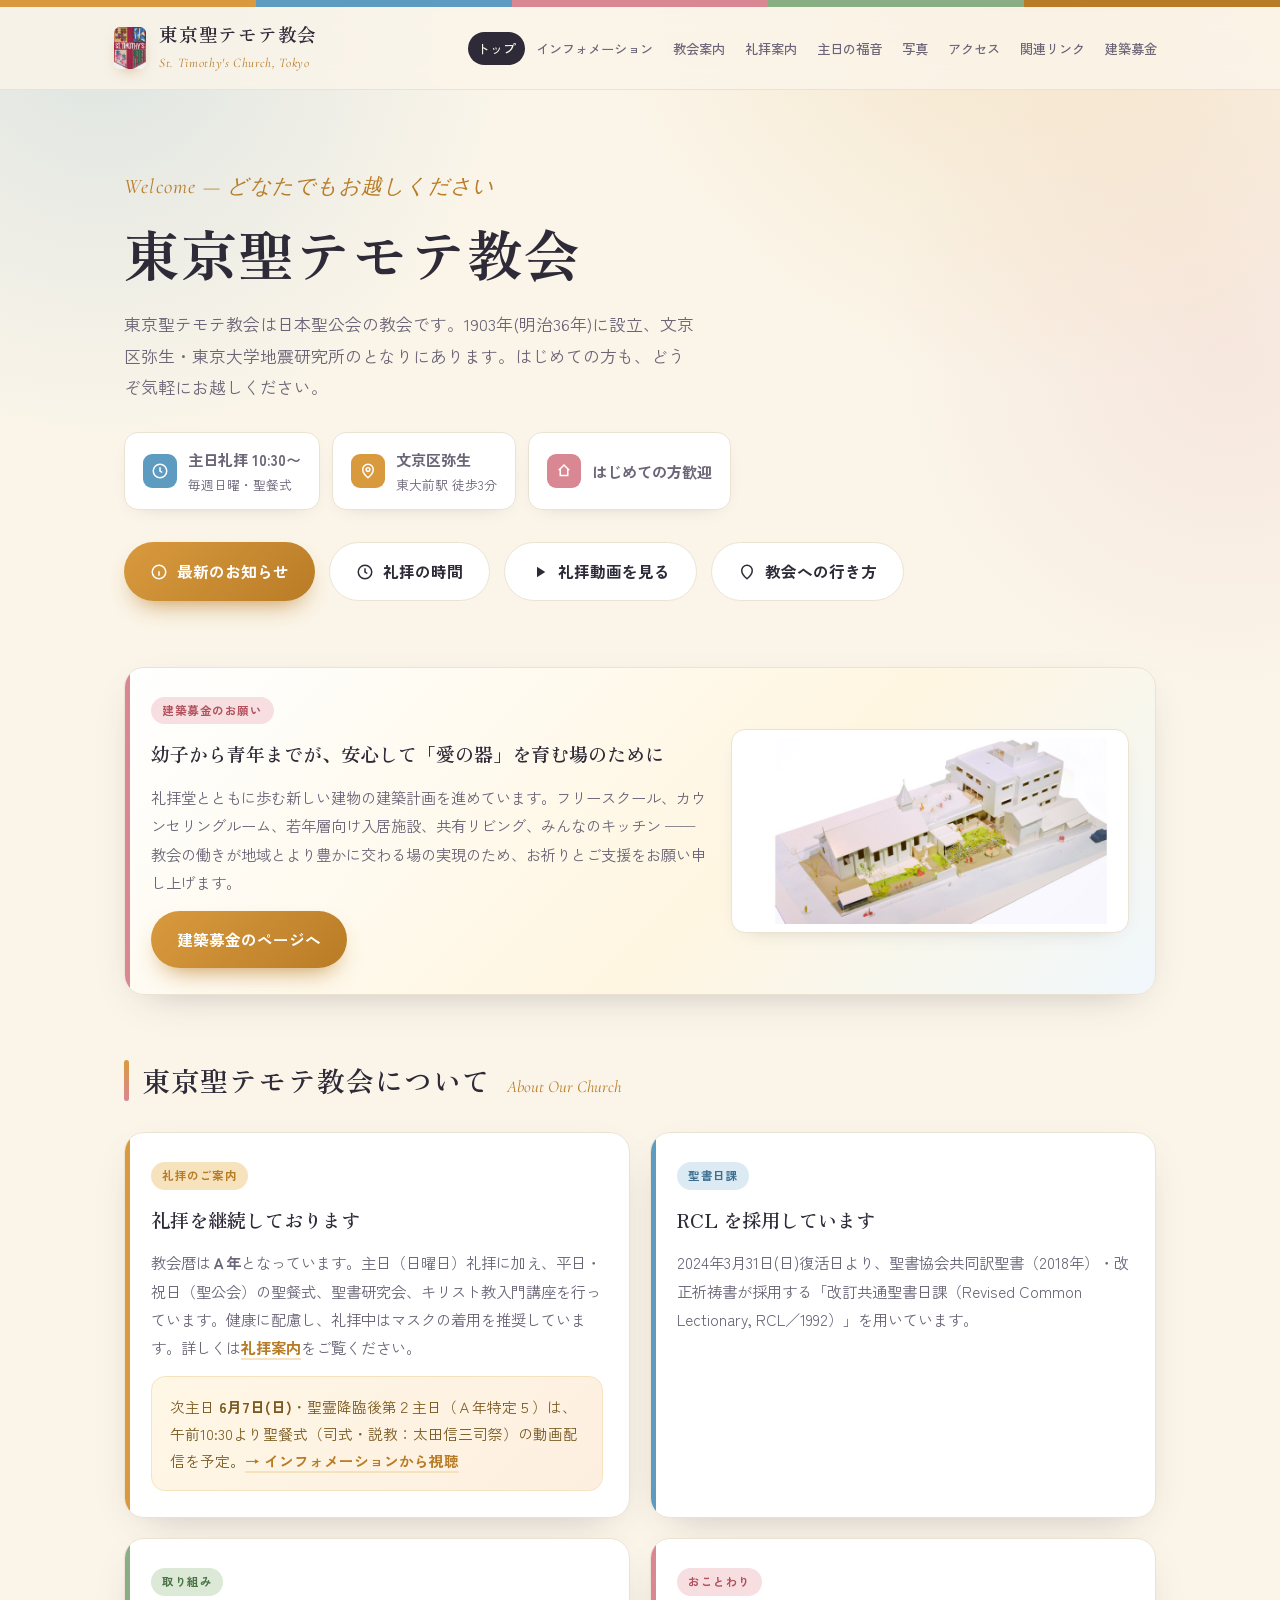
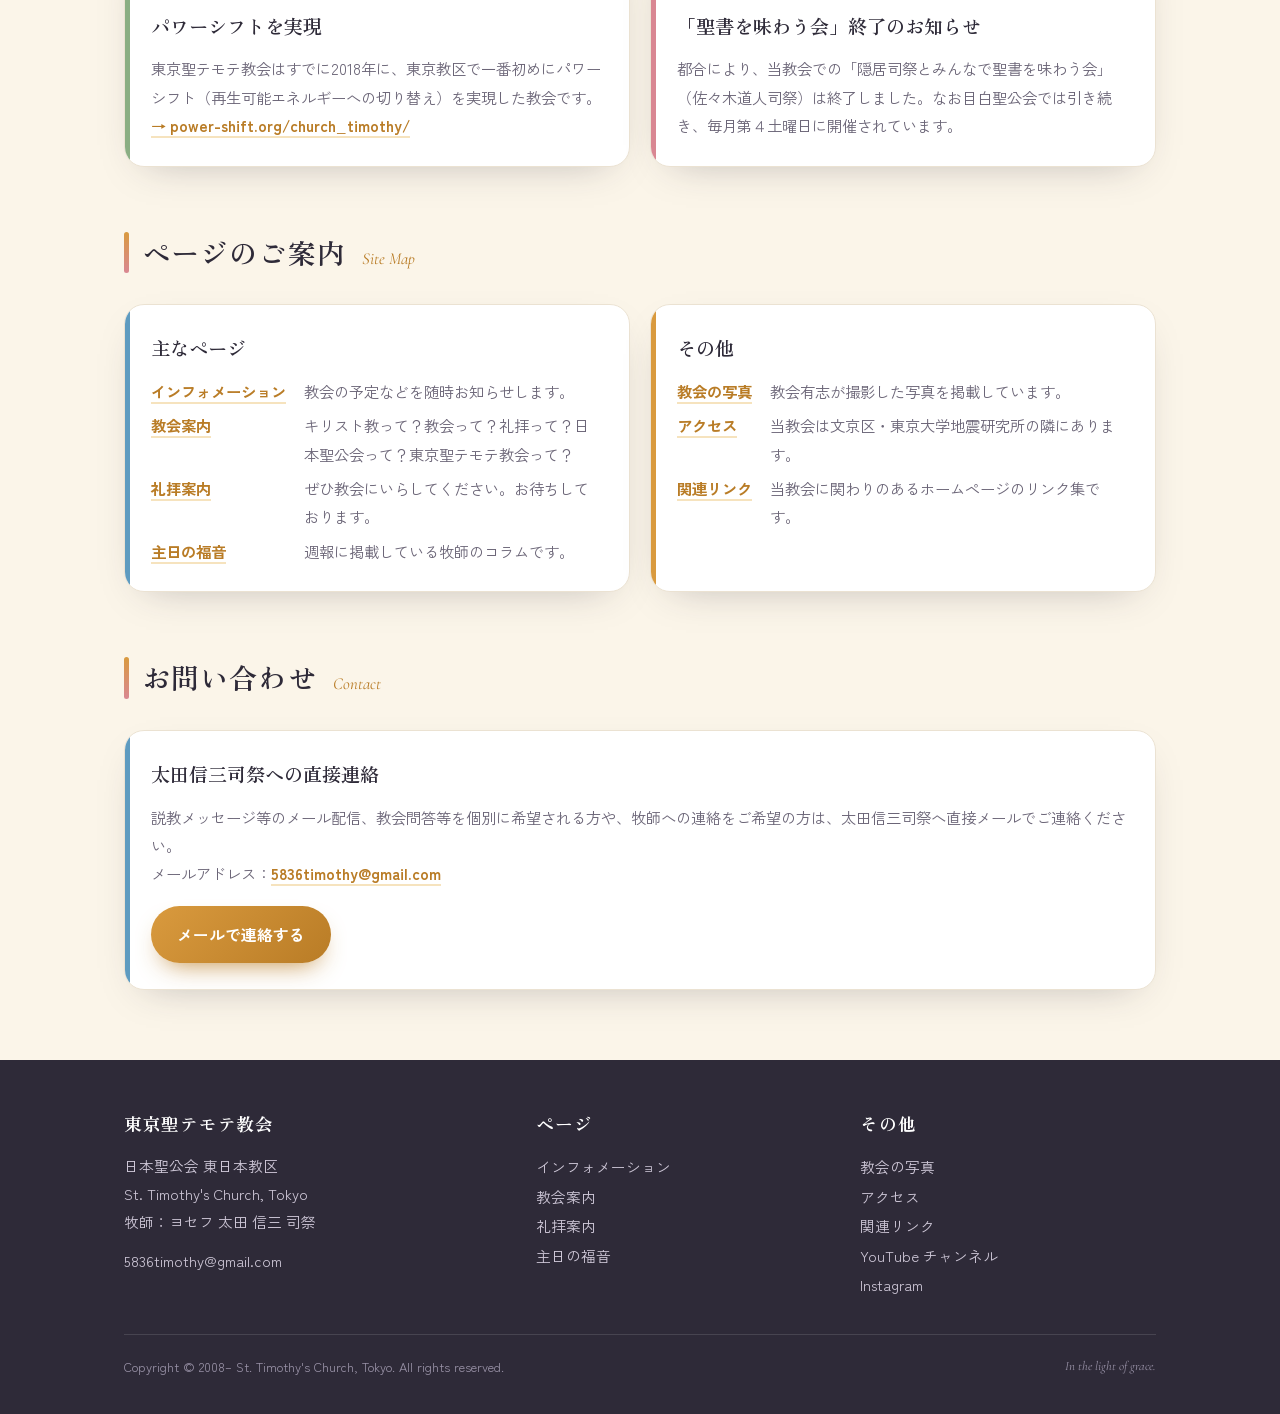
<file: index.html>
<!DOCTYPE html>
<html lang="ja">
<head>
<meta charset="UTF-8">
<meta name="viewport" content="width=device-width, initial-scale=1">
<title>東京聖テモテ教会 ── トップ</title>
<link rel="preconnect" href="https://fonts.googleapis.com">
<link rel="preconnect" href="https://fonts.gstatic.com" crossorigin>
<link href="https://fonts.googleapis.com/css2?family=Cormorant+Garamond:ital,wght@0,400;0,500;0,600;1,400&family=Zen+Kaku+Gothic+New:wght@400;500;700&family=Zen+Old+Mincho:wght@400;500;600;700&display=swap" rel="stylesheet">
<link rel="stylesheet" href="style.css">
</head>
<body>

<div id="site-header"></div>

<!-- HERO -->
<div class="hero">
  <div class="wrap">
    <p class="eyebrow rise d1">Welcome &mdash; どなたでもお越しください</p>
    <!-- <h1 class="rise d2">光のもとに集う、<br><span class="hl">日曜日の祈り</span>のひととき。</h1> -->
     <h1 class="rise d2">東京聖テモテ教会</h1>
    <p class="lead rise d3">東京聖テモテ教会は日本聖公会の教会です。1903年(明治36年)に設立、文京区弥生・東京大学地震研究所のとなりにあります。はじめての方も、どうぞ気軽にお越しください。</p>

    <div class="chips rise d3">
      <div class="chip">
        <span class="ic"><svg viewBox="0 0 24 24" fill="none" stroke="currentColor" stroke-width="2"><circle cx="12" cy="12" r="9"/><path d="M12 7v5l3 2"/></svg></span>
        <span><b>主日礼拝 10:30〜</b><span>毎週日曜・聖餐式</span></span>
      </div>
      <div class="chip">
        <span class="ic"><svg viewBox="0 0 24 24" fill="none" stroke="currentColor" stroke-width="2"><path d="M12 21s-7-5.5-7-11a7 7 0 0114 0c0 5.5-7 11-7 11z"/><circle cx="12" cy="10" r="2.5"/></svg></span>
        <span><b>文京区弥生</b><span>東大前駅 徒歩3分</span></span>
      </div>
      <div class="chip">
        <span class="ic"><svg viewBox="0 0 24 24" fill="none" stroke="currentColor" stroke-width="2"><path d="M5 11l7-7 7 7"/><path d="M7 9v9h10V9"/></svg></span>
        <span><b>はじめての方歓迎</b></span>
      </div>
    </div>

    <div class="cta rise d4">
      <a class="btn primary" href="info.html"><svg viewBox="0 0 24 24" fill="none" stroke="currentColor" stroke-width="2"><circle cx="12" cy="12" r="9"/><path d="M12 8h.01M11 12h1v4h1"/></svg>最新のお知らせ</a>
      <a class="btn ghost" href="service.html"><svg viewBox="0 0 24 24" fill="none" stroke="currentColor" stroke-width="2"><circle cx="12" cy="12" r="9"/><path d="M12 7v5l3 2"/></svg>礼拝の時間</a>
      <a class="btn ghost" href="info.html#worship"><svg viewBox="0 0 24 24" fill="currentColor"><path d="M8 5v14l11-7z"/></svg>礼拝動画を見る</a>
      <a class="btn ghost" href="access.html"><svg viewBox="0 0 24 24" fill="none" stroke="currentColor" stroke-width="2"><path d="M12 21s-7-5.5-7-11a7 7 0 0114 0c0 5.5-7 11-7 11z"/></svg>教会への行き方</a>
    </div>
  </div>
</div>

<!-- 建築募金のお知らせ -->
<section id="donation-banner" style="padding-top:10px">
  <div class="wrap">
    <div class="card rose rise" style="background:linear-gradient(135deg,#fff,#FFF6E1 60%,#F0F7FB);display:grid;gap:22px;align-items:center">
      <style>
        @media(min-width:760px){
          #donation-banner .card{grid-template-columns:1.4fr 1fr}
        }
        #donation-banner .thumb{
          background:var(--paper);border:1px solid var(--line);border-radius:14px;
          padding:8px;box-shadow:var(--shadow-sm);
        }
        #donation-banner .thumb img{width:100%;height:auto;display:block;border-radius:8px}
      </style>
      <div>
        <span class="tag live">建築募金のお願い</span>
        <h3>幼子から青年までが、安心して「愛の器」を育む場のために</h3>
        <p>礼拝堂とともに歩む新しい建物の建築計画を進めています。フリースクール、カウンセリングルーム、若年層向け入居施設、共有リビング、みんなのキッチン ── 教会の働きが地域とより豊かに交わる場の実現のため、お祈りとご支援をお願い申し上げます。</p>
        <div class="cta" style="margin-top:14px">
          <a class="btn primary" href="donation.html">建築募金のページへ</a>
        </div>
      </div>
      <a href="donation.html" class="thumb" aria-label="建築募金のページへ">
        <img src="img/budou_model.jpg" alt="建築模型">
      </a>
    </div>
  </div>
</section>

<!-- 主な方針 -->
<section id="overview">
  <div class="wrap">
    <div class="sec-head rise">
      <h2>東京聖テモテ教会について</h2><span class="en">About Our Church</span>
    </div>

    <div class="grid two">
      <div class="card gold rise">
        <span class="tag gold">礼拝のご案内</span>
        <h3>礼拝を継続しております</h3>
        <p>教会暦は<b>Ａ年</b>となっています。主日（日曜日）礼拝に加え、平日・祝日（聖公会）の聖餐式、聖書研究会、キリスト教入門講座を行っています。健康に配慮し、礼拝中はマスクの着用を推奨しています。詳しくは<a class="ilink" href="service.html">礼拝案内</a>をご覧ください。</p>
        <div class="notice">次主日 <b data-w="next-date"></b>・<span data-w="next-name"></span>は、午前10:30より聖餐式（司式・説教：<span data-w="next-celebrant"></span>）の動画配信を予定。<a class="ilink" href="info.html#worship">→ インフォメーションから視聴</a></div>
      </div>

      <div class="card sky rise">
        <span class="tag info">聖書日課</span>
        <h3>RCL を採用しています</h3>
        <p>2024年3月31日(日)復活日より、聖書協会共同訳聖書（2018年）・改正祈祷書が採用する「改訂共通聖書日課（Revised Common Lectionary, RCL／1992）」を用いています。</p>
      </div>

      <div class="card sage rise">
        <span class="tag sage">取り組み</span>
        <h3>パワーシフトを実現</h3>
        <p>東京聖テモテ教会はすでに2018年に、東京教区で一番初めにパワーシフト（再生可能エネルギーへの切り替え）を実現した教会です。<br><a class="ilink" href="https://power-shift.org/church_timothy/" target="_blank" rel="noopener">→ power-shift.org/church_timothy/</a></p>
      </div>

      <div class="card rose rise">
        <span class="tag live">おことわり</span>
        <h3>「聖書を味わう会」終了のお知らせ</h3>
        <p>都合により、当教会での「隠居司祭とみんなで聖書を味わう会」（佐々木道人司祭）は終了しました。なお目白聖公会では引き続き、毎月第４土曜日に開催されています。</p>
      </div>
    </div>
  </div>
</section>

<!-- ページ案内 -->
<section id="pages">
  <div class="wrap">
    <div class="sec-head rise">
      <h2>ページのご案内</h2><span class="en">Site Map</span>
    </div>
    <div class="grid two">
      <div class="card sky rise">
        <h3>主なページ</h3>
        <dl>
          <dt><a class="ilink" href="info.html">インフォメーション</a></dt><dd>教会の予定などを随時お知らせします。</dd>
          <dt><a class="ilink" href="history.html">教会案内</a></dt><dd>キリスト教って？教会って？礼拝って？日本聖公会って？東京聖テモテ教会って？</dd>
          <dt><a class="ilink" href="service.html">礼拝案内</a></dt><dd>ぜひ教会にいらしてください。お待ちしております。</dd>
          <dt><a class="ilink" href="sermon.html">主日の福音</a></dt><dd>週報に掲載している牧師のコラムです。</dd>
        </dl>
      </div>
      <div class="card gold rise">
        <h3>その他</h3>
        <dl>
          <dt><a class="ilink" href="photo.html">教会の写真</a></dt><dd>教会有志が撮影した写真を掲載しています。</dd>
          <dt><a class="ilink" href="access.html">アクセス</a></dt><dd>当教会は文京区・東京大学地震研究所の隣にあります。</dd>
          <dt><a class="ilink" href="link.html">関連リンク</a></dt><dd>当教会に関わりのあるホームページのリンク集です。</dd>
        </dl>
      </div>
    </div>
  </div>
</section>

<!-- 連絡 -->
<section id="connect">
  <div class="wrap">
    <div class="sec-head rise">
      <h2>お問い合わせ</h2><span class="en">Contact</span>
    </div>
    <div class="card sky rise">
      <h3>太田信三司祭への直接連絡</h3>
      <p>説教メッセージ等のメール配信、教会問答等を個別に希望される方や、牧師への連絡をご希望の方は、太田信三司祭へ直接メールでご連絡ください。<br>メールアドレス：<a class="ilink" href="mailto:5836timothy@gmail.com">5836timothy@gmail.com</a></p>
      <div class="cta" style="margin-top:18px">
        <a class="btn primary" href="mailto:5836timothy@gmail.com">メールで連絡する</a>
      </div>
    </div>
  </div>
</section>

<!-- footer -->
<div id="site-footer"></div>

<script src="partials.js"></script>
<script src="weekly.js"></script>
<script src="weekly-render.js"></script>
</body>
</html>
</file>
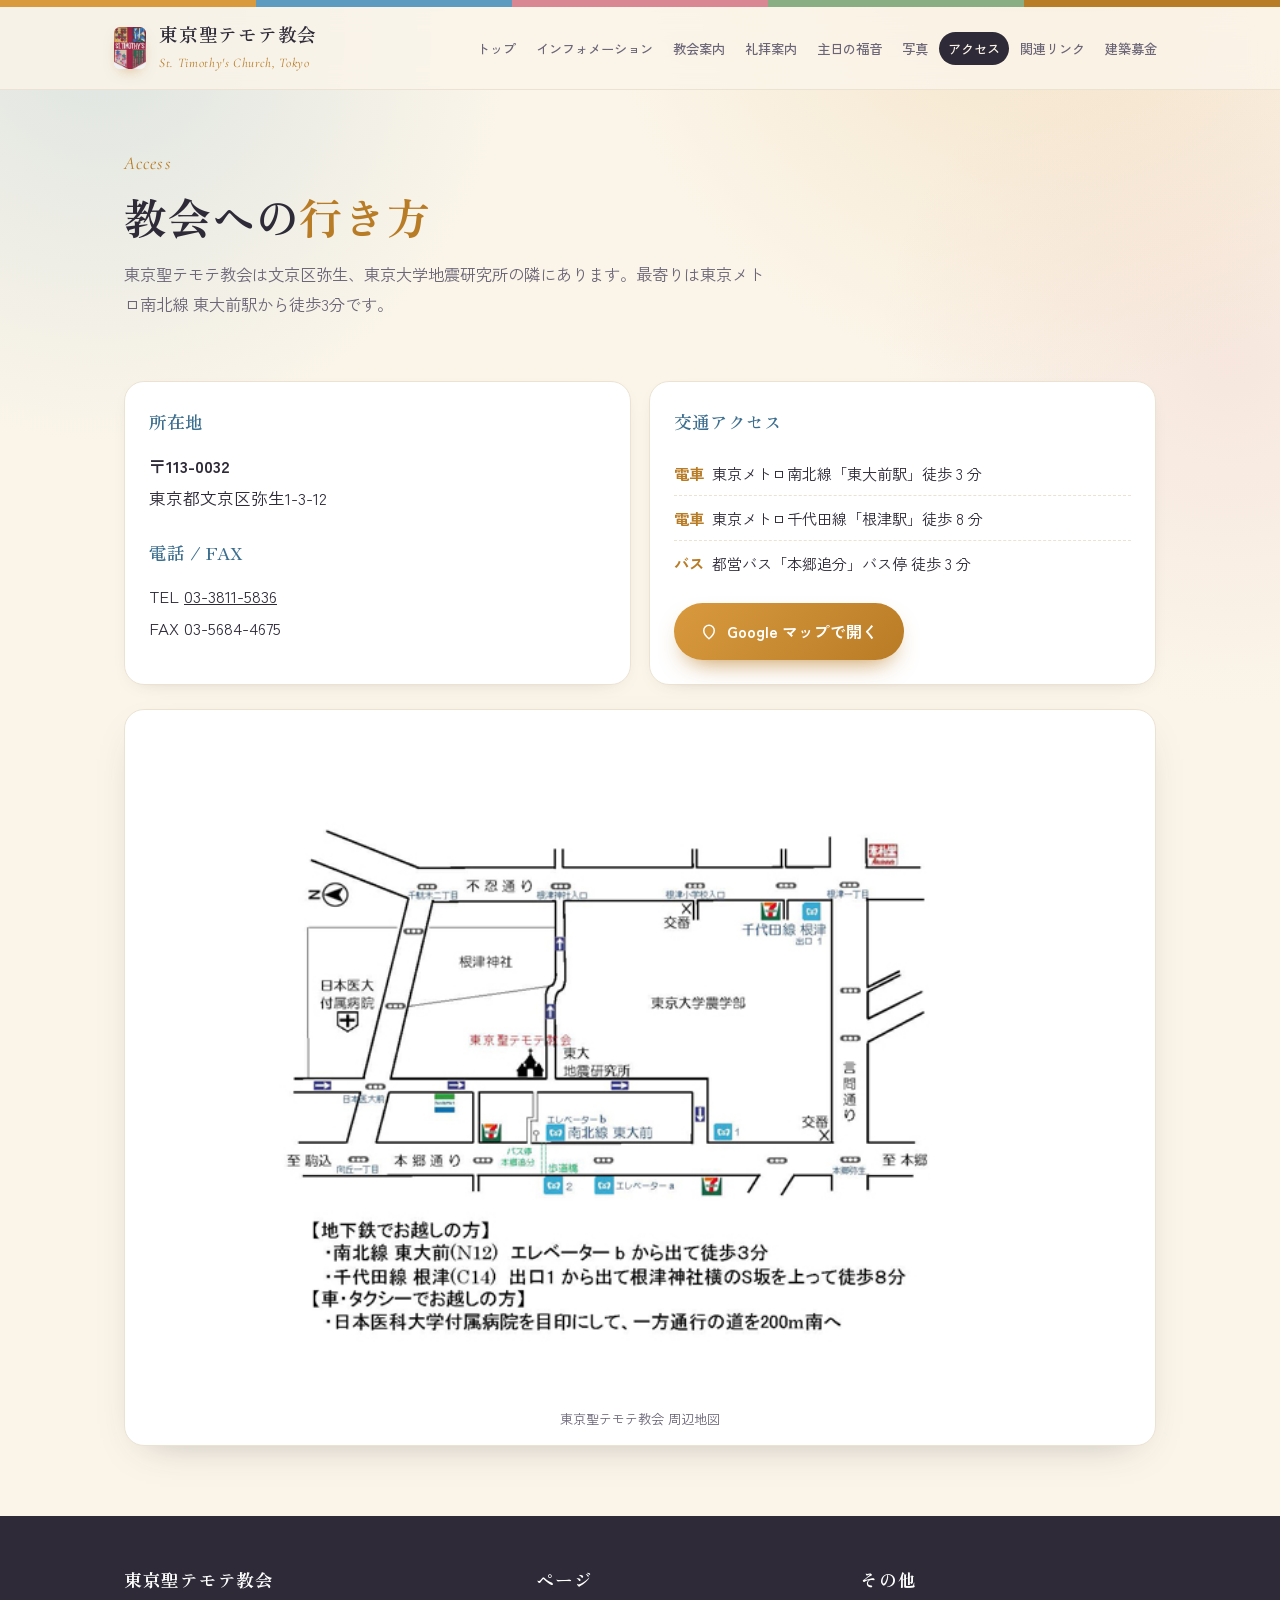
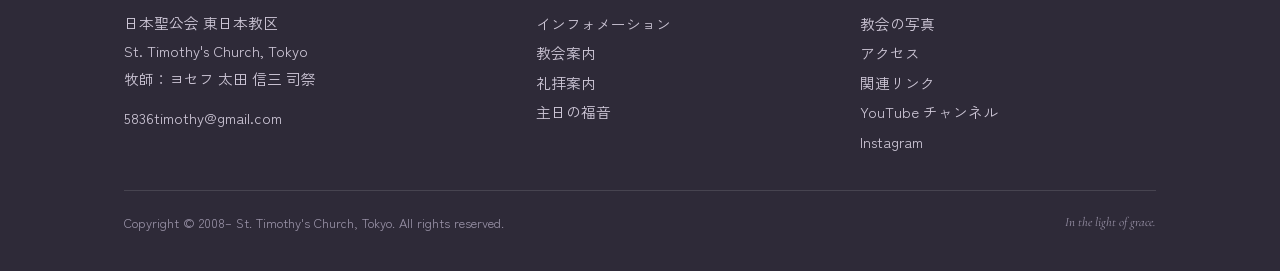
<file: access.html>
<!DOCTYPE html>
<html lang="ja">
<head>
<meta charset="UTF-8">
<meta name="viewport" content="width=device-width, initial-scale=1">
<title>東京聖テモテ教会 ── アクセス</title>
<link rel="preconnect" href="https://fonts.googleapis.com">
<link rel="preconnect" href="https://fonts.gstatic.com" crossorigin>
<link href="https://fonts.googleapis.com/css2?family=Cormorant+Garamond:ital,wght@0,400;0,500;0,600;1,400&family=Zen+Kaku+Gothic+New:wght@400;500;700&family=Zen+Old+Mincho:wght@400;500;600;700&display=swap" rel="stylesheet">
<link rel="stylesheet" href="style.css">
</head>
<body>

<div id="site-header"></div>

<!-- HERO -->
<div class="pagehero">
  <div class="wrap">
    <p class="eyebrow rise d1">Access</p>
    <h1 class="rise d2">教会への<span class="hl">行き方</span></h1>
    <p class="lead rise d3">東京聖テモテ教会は文京区弥生、東京大学地震研究所の隣にあります。最寄りは東京メトロ南北線 東大前駅から徒歩3分です。</p>
  </div>
</div>

<section>
  <div class="wrap">
    <div class="access-info">
      <div class="access-card rise">
        <h3>所在地</h3>
        <p class="addr"><b>〒113-0032</b><br>東京都文京区弥生1-3-12</p>
        <h3 style="margin-top:22px">電話 / FAX</h3>
        <p class="addr">TEL <a class="ilink" href="tel:0338115836">03-3811-5836</a><br>FAX 03-5684-4675</p>
      </div>

      <div class="access-card rise">
        <h3>交通アクセス</h3>
        <ul>
          <li><b>電車</b>東京メトロ南北線「東大前駅」徒歩 3 分</li>
          <li><b>電車</b>東京メトロ千代田線「根津駅」徒歩 8 分</li>
          <li><b>バス</b>都営バス「本郷追分」バス停 徒歩 3 分</li>
        </ul>
        <div class="cta" style="margin-top:18px">
          <a class="btn primary" href="https://maps.app.goo.gl/hf7xxAyX9UPM9GRB6" target="_blank" rel="noopener"><svg viewBox="0 0 24 24" fill="none" stroke="currentColor" stroke-width="2"><path d="M12 21s-7-5.5-7-11a7 7 0 0114 0c0 5.5-7 11-7 11z"/></svg>Google マップで開く</a>
        </div>
      </div>
    </div>

    <div class="mapwrap rise">
      <img src="img/MAP20240205a.jpg" alt="東京聖テモテ教会 周辺地図">
      <div class="cap">東京聖テモテ教会 周辺地図</div>
    </div>
  </div>
</section>

<!-- footer -->
<div id="site-footer"></div>

<script src="partials.js"></script>
</body>
</html>
</file>
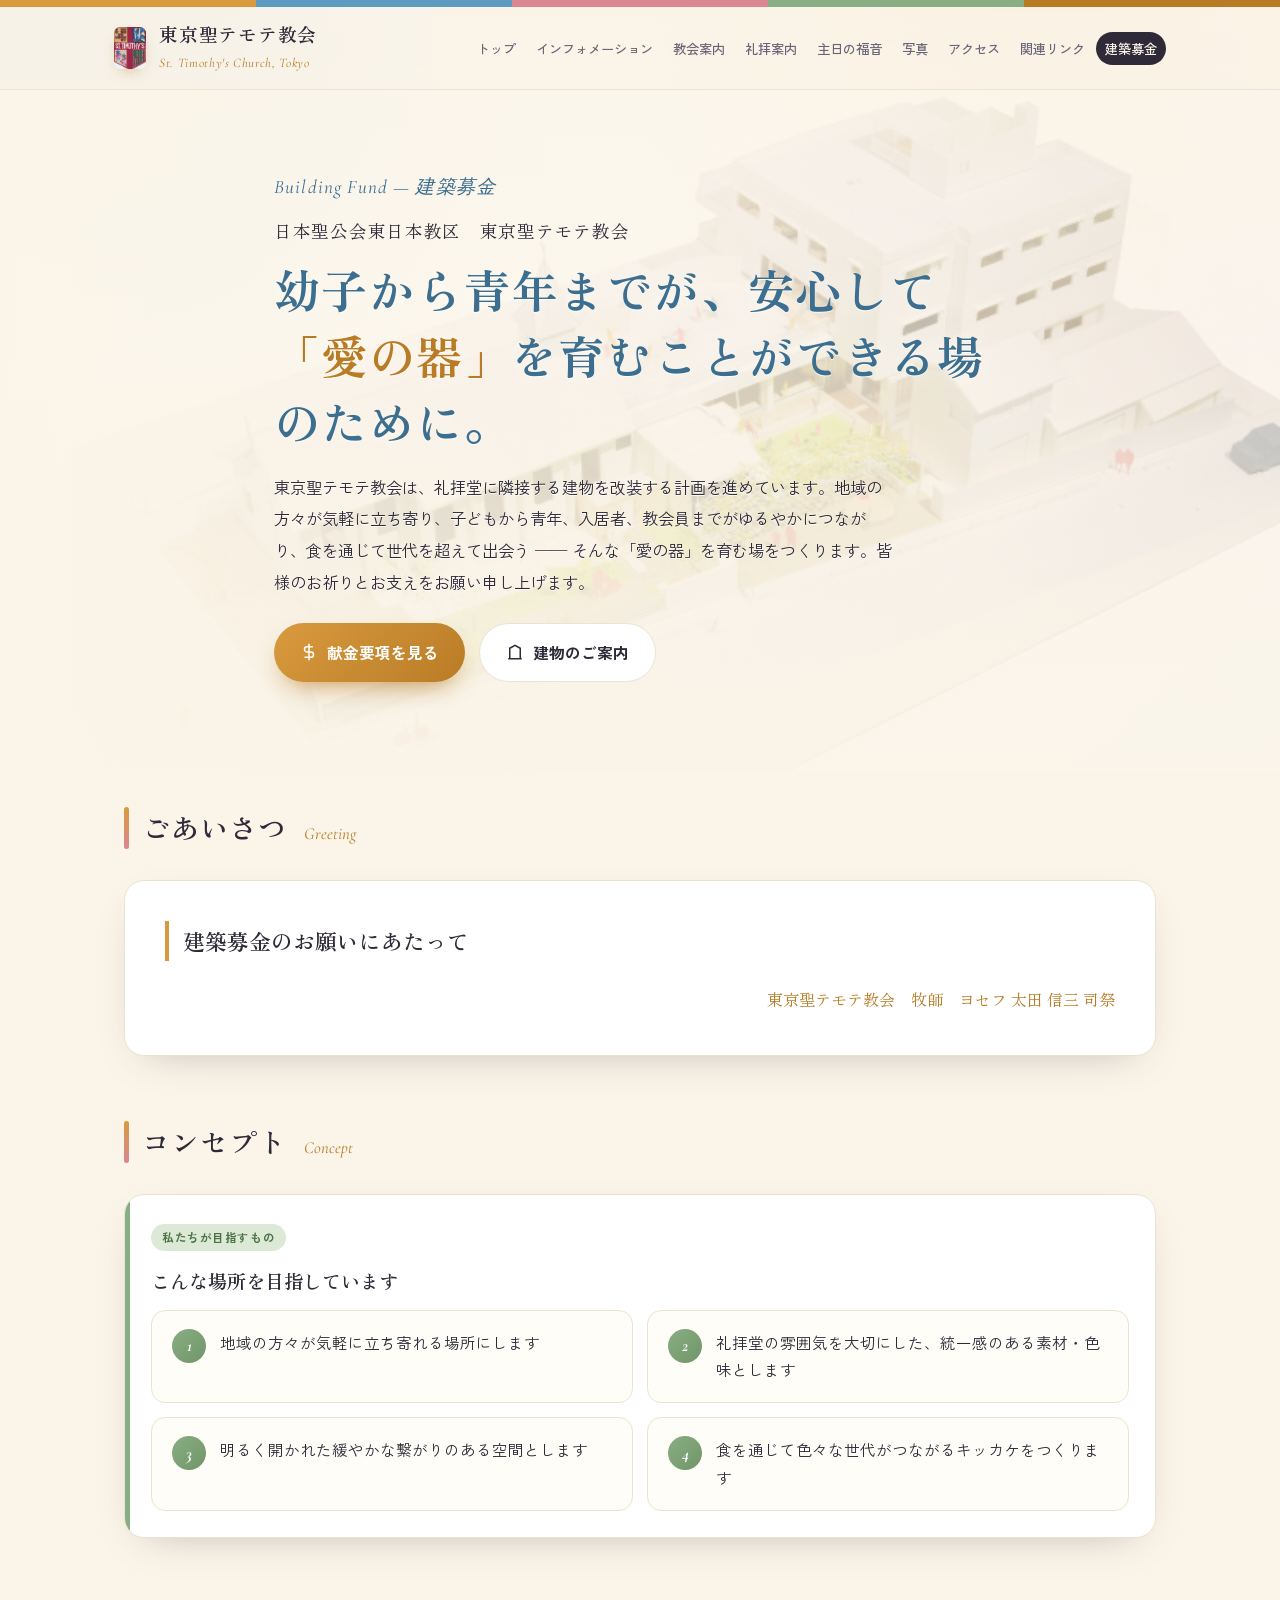
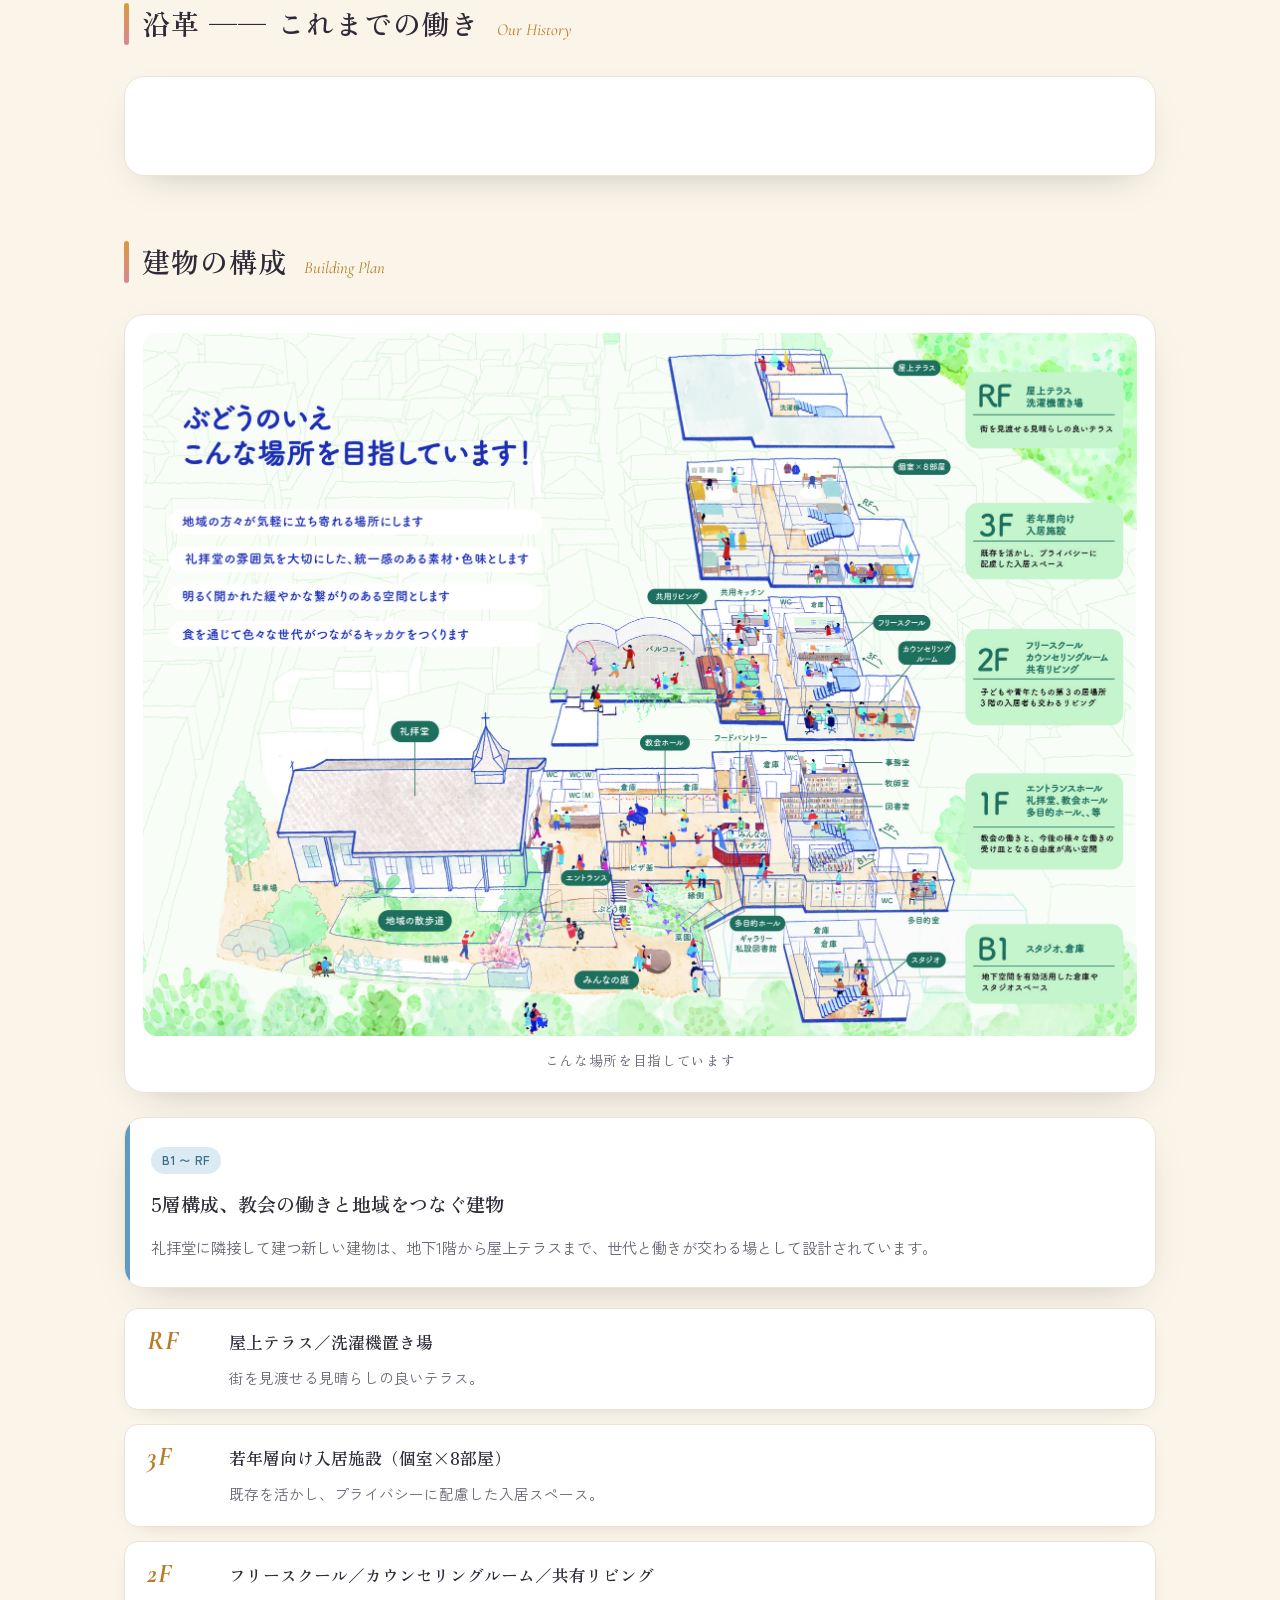
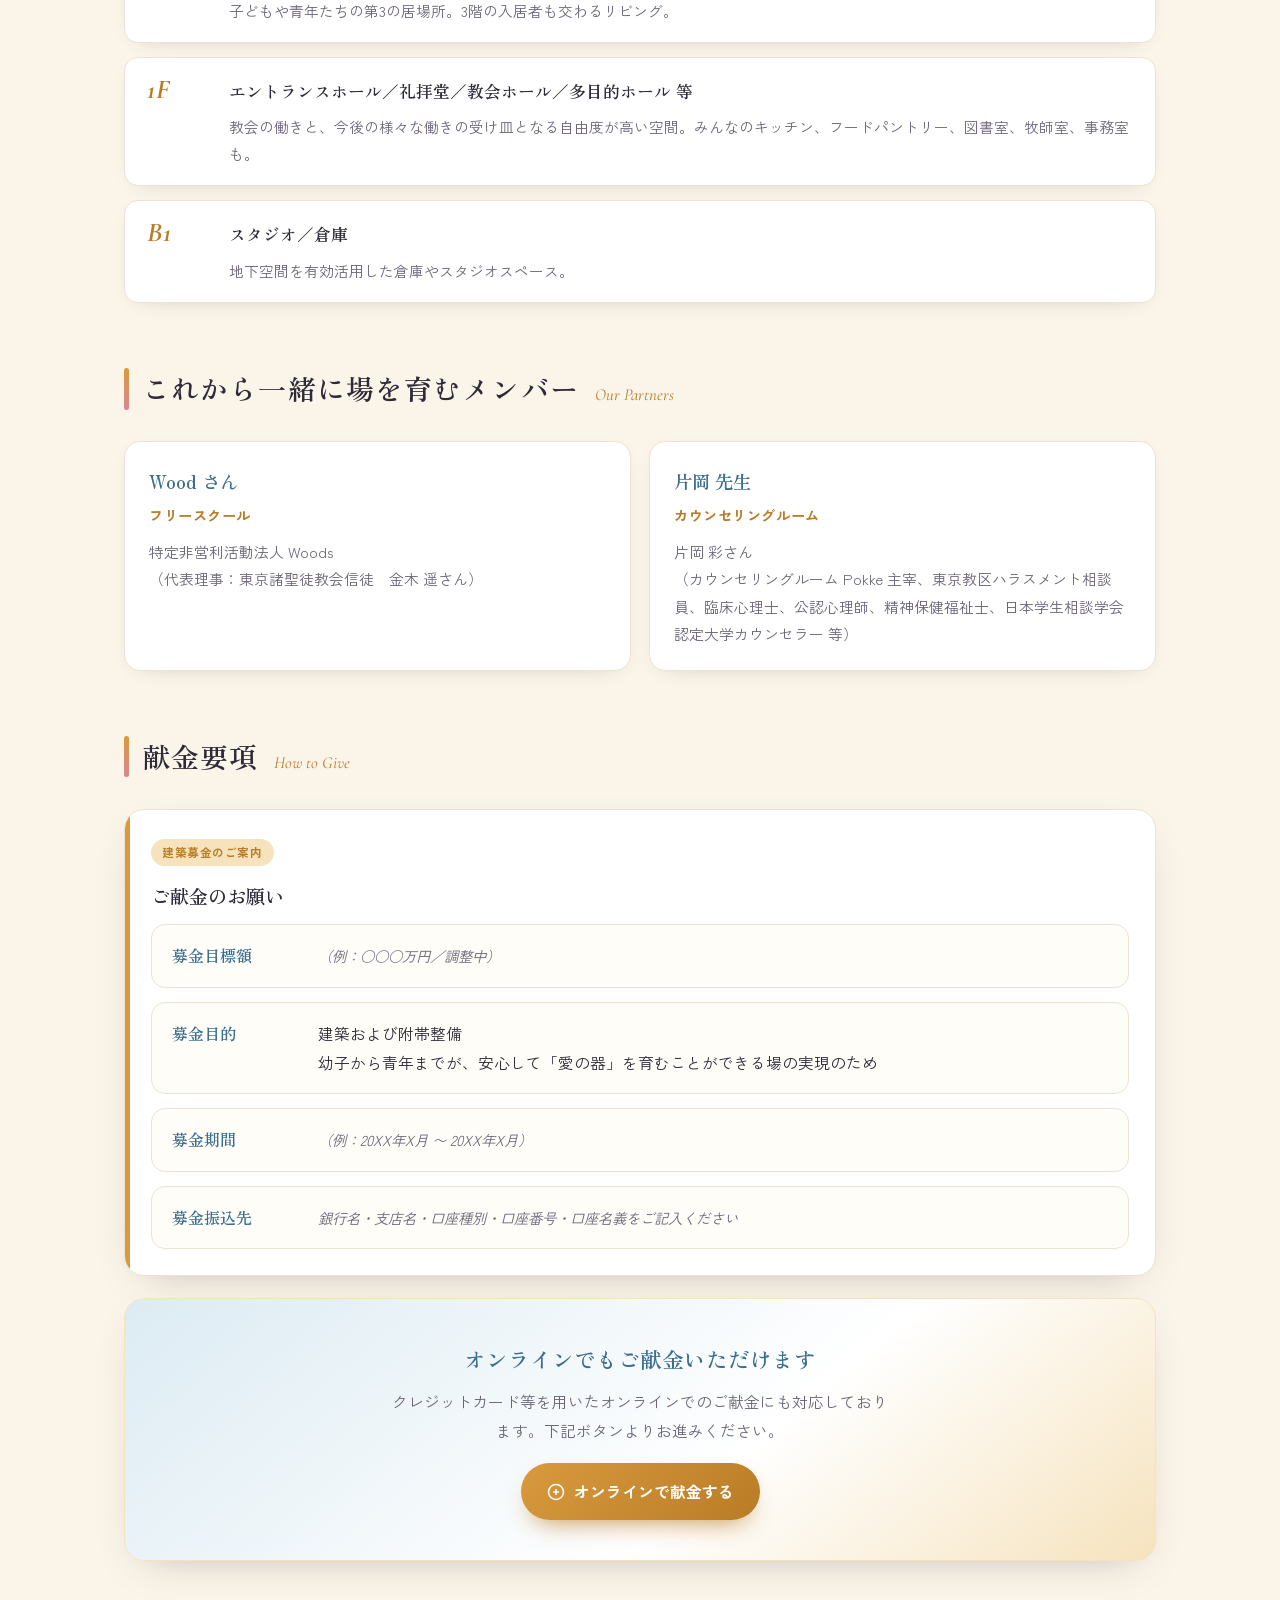
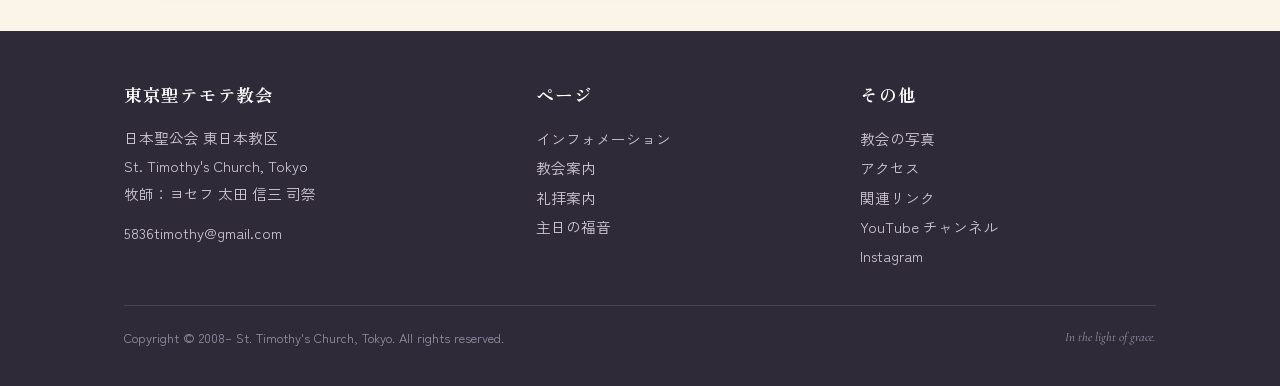
<file: donation.html>
<!DOCTYPE html>
<html lang="ja">
<head>
<meta charset="UTF-8">
<meta name="viewport" content="width=device-width, initial-scale=1">
<title>東京聖テモテ教会 ── 建築募金のお願い</title>
<link rel="preconnect" href="https://fonts.googleapis.com">
<link rel="preconnect" href="https://fonts.gstatic.com" crossorigin>
<link href="https://fonts.googleapis.com/css2?family=Cormorant+Garamond:ital,wght@0,400;0,500;0,600;1,400&family=Zen+Kaku+Gothic+New:wght@400;500;700&family=Zen+Old+Mincho:wght@400;500;600;700&display=swap" rel="stylesheet">
<link rel="stylesheet" href="style.css">
<style>
  /* ── donation page固有 ── */
  .donation-hero{
    position:relative;
    padding:80px 0 90px;
    overflow:hidden;
    isolation:isolate;
  }
  .donation-hero::before{
    content:"";position:absolute;inset:0;z-index:-2;
    background-image:url("img/budou_model.jpg");
    background-size:cover;
    background-position:center 35%;
    background-repeat:no-repeat;
    opacity:.55;
  }
  .donation-hero::after{
    content:"";position:absolute;inset:0;z-index:-1;
    background:
      linear-gradient(180deg, rgba(251,245,233,.55) 0%, rgba(251,245,233,.20) 35%, rgba(251,245,233,.85) 100%),
      linear-gradient(90deg, rgba(251,245,233,.95) 0%, rgba(251,245,233,.55) 45%, rgba(251,245,233,.25) 100%);
  }
  @media(max-width:760px){
    .donation-hero{padding:60px 0 60px}
    .donation-hero::before{background-position:center 45%}
    .donation-hero::after{
      background:
        linear-gradient(180deg, rgba(251,245,233,.80) 0%, rgba(251,245,233,.55) 40%, rgba(251,245,233,.92) 100%);
    }
  }
  .donation-hero .wrap{position:relative;z-index:1;max-width:780px;margin:0 auto}
  .donation-hero .eyebrow{
    font-family:"Cormorant Garamond",serif;font-style:italic;
    color:var(--sky-deep);font-size:1.2rem;letter-spacing:.06em;margin-bottom:10px;
  }
  .donation-hero h1{
    font-family:"Zen Old Mincho",serif;font-weight:700;
    font-size:clamp(1.9rem,5.2vw,2.9rem);line-height:1.42;letter-spacing:.03em;
    margin-bottom:18px;color:var(--sky-deep);
    text-shadow:0 1px 0 rgba(255,253,248,.9), 0 0 24px rgba(255,253,248,.7);
  }
  .donation-hero h1 .hl{color:var(--gold-deep)}
  .donation-hero .sub{
    font-family:"Zen Old Mincho",serif;font-size:1.1rem;color:var(--ink);
    margin-bottom:8px;letter-spacing:.04em;
  }
  .donation-hero p.lead{
    font-size:1.02rem;color:var(--ink);max-width:38em;
    line-height:1.95;
    text-shadow:0 1px 0 rgba(255,253,248,.9);
  }

  /* 募金要項テーブル */
  .gist{
    display:grid;gap:14px;margin-top:8px;
  }
  .gist .row{
    display:grid;grid-template-columns:max-content 1fr;gap:18px;
    padding:16px 20px;background:var(--cream-2);border:1px solid var(--line);
    border-radius:14px;align-items:baseline;
  }
  @media(max-width:560px){.gist .row{grid-template-columns:1fr}}
  .gist .row .k{
    font-family:"Zen Old Mincho",serif;font-weight:600;color:var(--sky-deep);
    font-size:1rem;min-width:8em;
  }
  .gist .row .v{font-size:.98rem;color:var(--ink);line-height:1.85}
  .gist .row .v .ph{color:var(--ink-soft);font-style:italic;font-size:.9rem}

  /* 階別構成 */
  .floors{display:grid;gap:14px;margin-top:8px}
  .floor{
    display:grid;grid-template-columns:64px 1fr;gap:18px;
    padding:18px 22px;background:var(--paper);border:1px solid var(--line);
    border-radius:14px;align-items:start;box-shadow:var(--shadow-sm);
    transition:.2s;
  }
  .floor:hover{transform:translateY(-2px);border-color:var(--gold-soft)}
  .floor .lvl{
    font-family:"Cormorant Garamond",serif;font-style:italic;font-weight:700;
    font-size:1.7rem;color:var(--gold-deep);line-height:1;letter-spacing:.04em;
  }
  .floor h4{
    font-family:"Zen Old Mincho",serif;font-size:1.05rem;font-weight:600;
    margin-bottom:6px;color:var(--ink);
  }
  .floor p{font-size:.92rem;color:var(--ink-soft);margin:0}

  /* コンセプト箇条 */
  .concepts{display:grid;gap:14px;margin-top:8px}
  @media(min-width:680px){.concepts{grid-template-columns:1fr 1fr}}
  .concept{
    display:flex;gap:14px;align-items:flex-start;
    padding:18px 20px;background:var(--cream-2);border:1px solid var(--line);
    border-radius:14px;
  }
  .concept .num{
    flex:none;width:34px;height:34px;border-radius:50%;
    background:linear-gradient(135deg,var(--sage),#6f9569);color:#fff;
    display:grid;place-items:center;font-family:"Cormorant Garamond",serif;
    font-weight:700;font-style:italic;font-size:1.05rem;
  }
  .concept p{font-size:.97rem;color:var(--ink);line-height:1.8;margin:0}

  /* メンバー紹介 */
  .members{display:grid;gap:18px;margin-top:8px}
  @media(min-width:760px){.members{grid-template-columns:1fr 1fr}}
  .member{
    background:var(--paper);border:1px solid var(--line);border-radius:16px;
    padding:22px 24px;box-shadow:var(--shadow-sm);
  }
  .member h4{
    font-family:"Zen Old Mincho",serif;font-size:1.15rem;font-weight:600;
    margin-bottom:4px;color:var(--sky-deep);
  }
  .member .role{
    font-size:.88rem;color:var(--gold-deep);font-weight:700;margin-bottom:10px;
    letter-spacing:.04em;
  }
  .member p{font-size:.93rem;color:var(--ink-soft);line-height:1.85;margin:0}

  /* 応援メッセージ */
  .cheer{
    background:linear-gradient(135deg,#FFFDF5,#FFF6E1);
    border:1px solid var(--gold-soft);border-radius:var(--radius);
    padding:24px 26px;box-shadow:var(--shadow-sm);
    font-size:.97rem;color:var(--ink);line-height:1.9;
  }
  .cheer .label{
    display:inline-block;font-family:"Zen Old Mincho",serif;font-weight:600;
    color:var(--gold-deep);font-size:.92rem;margin-bottom:8px;
    padding:3px 12px;background:var(--gold-soft);border-radius:999px;
    letter-spacing:.05em;
  }

  /* 建物アクソメ画像 */
  .axon-figure{
    background:var(--paper);border:1px solid var(--line);border-radius:var(--radius);
    padding:18px;box-shadow:var(--shadow);margin-bottom:24px;
  }
  .axon-figure img{border-radius:14px;width:100%;height:auto;display:block}
  .axon-figure figcaption{
    text-align:center;font-size:.86rem;color:var(--ink-soft);
    margin-top:12px;font-family:"Zen Old Mincho",serif;letter-spacing:.05em;
  }

  /* CTA 大きな募金ボタン */
  .donate-cta{
    background:linear-gradient(140deg,var(--sky-soft),#fff 60%,var(--gold-soft));
    border:1px solid var(--gold-soft);border-radius:var(--radius);
    padding:clamp(28px,5vw,40px);box-shadow:var(--shadow);text-align:center;
  }
  .donate-cta h3{
    font-family:"Zen Old Mincho",serif;font-size:1.35rem;font-weight:600;
    margin-bottom:8px;color:var(--sky-deep);
  }
  .donate-cta p{font-size:.98rem;color:var(--ink-soft);max-width:32em;margin:0 auto 18px}
  .donate-cta .btn-row{display:flex;flex-wrap:wrap;gap:12px;justify-content:center}
</style>
</head>
<body>

<div id="site-header"></div>

<!-- HERO -->
<div class="donation-hero">
  <div class="wrap">
    <p class="eyebrow rise d1">Building Fund &mdash; 建築募金</p>
    <p class="sub rise d2">日本聖公会東日本教区　東京聖テモテ教会</p>
    <h1 class="rise d2">幼子から青年までが、安心して<br><span class="hl">「愛の器」</span>を育むことができる場のために。</h1>
    <p class="lead rise d3">東京聖テモテ教会は、礼拝堂に隣接する建物を改装する計画を進めています。地域の方々が気軽に立ち寄り、子どもから青年、入居者、教会員までがゆるやかにつながり、食を通じて世代を超えて出会う ── そんな「愛の器」を育む場をつくります。皆様のお祈りとお支えをお願い申し上げます。</p>

    <div class="cta rise d4" style="margin-top:24px">
      <a class="btn primary" href="#gist"><svg viewBox="0 0 24 24" fill="none" stroke="currentColor" stroke-width="2"><path d="M12 1v22M17 5H9.5a3.5 3.5 0 100 7h5a3.5 3.5 0 110 7H6"/></svg>献金要項を見る</a>
      <a class="btn ghost" href="#building"><svg viewBox="0 0 24 24" fill="none" stroke="currentColor" stroke-width="2"><path d="M3 21h18M5 21V7l7-4 7 4v14M9 9h.01M15 9h.01M9 13h.01M15 13h.01M9 17h.01M15 17h.01"/></svg>建物のご案内</a>
    </div>
  </div>
</div>

<!-- ごあいさつ -->
<section id="greeting">
  <div class="wrap">
    <div class="sec-head rise">
      <h2>ごあいさつ</h2><span class="en">Greeting</span>
    </div>
    <div class="prose rise">
      <h3>建築募金のお願いにあたって</h3>
      <p><!-- ↓ ここに司祭・牧師からのごあいさつ文を差し替えてください ↓ -->
        
      </p>
      <p>
        
      </p>
      <p style="margin-top:1.4em;text-align:right;color:var(--gold-deep);font-family:'Zen Old Mincho',serif">
        東京聖テモテ教会　牧師　ヨセフ 太田 信三 司祭
      </p>
    </div>
  </div>
</section>

<!-- コンセプト -->
<section id="concept">
  <div class="wrap">
    <div class="sec-head rise">
      <h2>コンセプト</h2><span class="en">Concept</span>
    </div>
    <div class="card sage rise">
      <span class="tag sage">私たちが目指すもの</span>
      <h3>こんな場所を目指しています</h3>
      <div class="concepts">
        <div class="concept"><span class="num">1</span><p>地域の方々が気軽に立ち寄れる場所にします</p></div>
        <div class="concept"><span class="num">2</span><p>礼拝堂の雰囲気を大切にした、統一感のある素材・色味とします</p></div>
        <div class="concept"><span class="num">3</span><p>明るく開かれた緩やかな繋がりのある空間とします</p></div>
        <div class="concept"><span class="num">4</span><p>食を通じて色々な世代がつながるキッカケをつくります</p></div>
      </div>
    </div>
  </div>
</section>

<!-- 沿革 -->
<section id="history">
  <div class="wrap">
    <div class="sec-head rise">
      <h2>沿革 ── これまでの働き</h2><span class="en">Our History</span>
    </div>
    <div class="prose rise">
      <p><!-- ↓ ここに教会のこれまでの働き・歩みを差し替えてください ↓ -->
        
      </p>
      <p>
        
      </p>
    </div>
  </div>
</section>

<!-- 建物の構成 -->
<section id="building">
  <div class="wrap">
    <div class="sec-head rise">
      <h2>建物の構成</h2><span class="en">Building Plan</span>
    </div>
    <figure class="axon-figure rise">
      <img src="img/budou_axonometric_web.jpg" alt="全体アクソメトリック図 ── 礼拝堂と新建物・地域の散歩道・みんなの庭・各階の構成">
      <figcaption>こんな場所を目指しています</figcaption>
    </figure>

    <div class="card sky rise" style="margin-bottom:20px">
      <span class="tag info">B1 〜 RF</span>
      <h3>5層構成、教会の働きと地域をつなぐ建物</h3>
      <p>礼拝堂に隣接して建つ新しい建物は、地下1階から屋上テラスまで、世代と働きが交わる場として設計されています。</p>
    </div>

    <div class="floors rise">
      <div class="floor">
        <div class="lvl">RF</div>
        <div>
          <h4>屋上テラス／洗濯機置き場</h4>
          <p>街を見渡せる見晴らしの良いテラス。</p>
        </div>
      </div>
      <div class="floor">
        <div class="lvl">3F</div>
        <div>
          <h4>若年層向け入居施設（個室×8部屋）</h4>
          <p>既存を活かし、プライバシーに配慮した入居スペース。</p>
        </div>
      </div>
      <div class="floor">
        <div class="lvl">2F</div>
        <div>
          <h4>フリースクール／カウンセリングルーム／共有リビング</h4>
          <p>子どもや青年たちの第3の居場所。3階の入居者も交わるリビング。</p>
        </div>
      </div>
      <div class="floor">
        <div class="lvl">1F</div>
        <div>
          <h4>エントランスホール／礼拝堂／教会ホール／多目的ホール 等</h4>
          <p>教会の働きと、今後の様々な働きの受け皿となる自由度が高い空間。みんなのキッチン、フードパントリー、図書室、牧師室、事務室も。</p>
        </div>
      </div>
      <div class="floor">
        <div class="lvl">B1</div>
        <div>
          <h4>スタジオ／倉庫</h4>
          <p>地下空間を有効活用した倉庫やスタジオスペース。</p>
        </div>
      </div>
    </div>
  </div>
</section>

<!-- 一緒に場を育むメンバー -->
<section id="members">
  <div class="wrap">
    <div class="sec-head rise">
      <h2>これから一緒に場を育むメンバー</h2><span class="en">Our Partners</span>
    </div>
    <div class="members rise">
      <div class="member">
        <h4>Wood さん</h4>
        <div class="role">フリースクール</div>
        <p>特定非営利活動法人 Woods<br>（代表理事：東京諸聖徒教会信徒　金木 遥さん）</p>
      </div>
      <div class="member">
        <h4>片岡 先生</h4>
        <div class="role">カウンセリングルーム</div>
        <p>片岡 彩さん<br>（カウンセリングルーム Pokke 主宰、東京教区ハラスメント相談員、臨床心理士、公認心理師、精神保健福祉士、日本学生相談学会認定大学カウンセラー 等）</p>
      </div>
    </div>
  </div>
</section>

<!-- 募金要項 -->
<section id="gist">
  <div class="wrap">
    <div class="sec-head rise">
      <h2>献金要項</h2><span class="en">How to Give</span>
    </div>

    <div class="card gold rise">
      <span class="tag gold">建築募金のご案内</span>
      <h3>ご献金のお願い</h3>
      <div class="gist">
        <div class="row">
          <div class="k">募金目標額</div>
          <div class="v"><!-- ↓ 金額を入力してください ↓ --><span class="ph">（例：○○○万円／調整中）</span></div>
        </div>
        <div class="row">
          <div class="k">募金目的</div>
          <div class="v">建築および附帯整備<br>幼子から青年までが、安心して「愛の器」を育むことができる場の実現のため</div>
        </div>
        <div class="row">
          <div class="k">募金期間</div>
          <div class="v"><!-- ↓ 期間を入力してください ↓ --><span class="ph">（例：20XX年X月 〜 20XX年X月）</span></div>
        </div>
        <div class="row">
          <div class="k">募金振込先</div>
          <div class="v">
            <!-- ↓ 口座情報を入力してください ↓ -->
            <span class="ph">銀行名・支店名・口座種別・口座番号・口座名義をご記入ください</span>
          </div>
        </div>
      </div>
    </div>

    <!-- 募金用HP CTA -->
    <div class="donate-cta rise" style="margin-top:22px">
      <h3>オンラインでもご献金いただけます</h3>
      <p>クレジットカード等を用いたオンラインでのご献金にも対応しております。下記ボタンよりお進みください。</p>
      <div class="btn-row">
        <!-- ↓ 募金用ホームページのURLを差し替えてください ↓ -->
        <a class="btn primary" href="#" onclick="alert('準備中です。後日URLをお知らせします。');return false;">
          <svg viewBox="0 0 24 24" fill="none" stroke="currentColor" stroke-width="2"><path d="M2 12a10 10 0 1020 0 10 10 0 00-20 0z"/><path d="M12 8v8M8 12h8"/></svg>
          オンラインで献金する
        </a>
      </div>
    </div>
  </div>
</section>

<!-- 応援メッセージ -->
<!-- <section id="cheer">
  <div class="wrap">
    <div class="sec-head rise">
      <h2>私たちも応援しています！</h2><span class="en">Voices of Support</span>
    </div>
    <div class="cheer rise">
      <span class="label">応援メッセージ</span> -->
      <!--<p>--><!-- ↓ ここに応援してくださる方々からのメッセージを差し替えてください ↓ -->
        <!-- この場所は、迷いや痛みを抱えた人にとっての避難所となり、地域の人々が顔を合わせる小さな広場となるはずです。教会が長年培ってきた「ともにいる」働きが、新しい建物を通じてさらに豊かに拡がっていくことを心から期待しています。
      </p>
      <p style="margin-top:1em;color:var(--ink-soft);font-size:.9rem">
        ── ご寄稿いただいた応援メッセージはこちらに順次掲載予定です。
      </p>
    </div>
  </div>
</section> -->

<!-- お問い合わせ -->
<!-- <section id="contact">
  <div class="wrap">
    <div class="sec-head rise">
      <h2>お問い合わせ</h2><span class="en">Contact</span>
    </div>
    <div class="card sky rise">
      <h3>建築募金についてのお問い合わせ先</h3>
      <p>
        日本聖公会東京教区　東京聖テモテ教会<br>
        〒113-0032　東京都文京区弥生1-3-12<br>
        TEL：<span class="ph" style="color:var(--ink-soft);font-style:italic;font-size:.9rem">（電話番号を入力してください）</span><br>
        FAX：<span class="ph" style="color:var(--ink-soft);font-style:italic;font-size:.9rem">（FAX番号を入力してください）</span><br>
        E-mail：<a class="ilink" href="mailto:5836timothy@gmail.com">5836timothy@gmail.com</a>
      </p>
      <div class="cta" style="margin-top:18px">
        <a class="btn primary" href="mailto:5836timothy@gmail.com">メールで連絡する</a>
        <a class="btn ghost" href="access.html">アクセス・地図を見る</a>
      </div>
    </div>
  </div>
</section> -->

<!-- footer -->
<div id="site-footer"></div>

<script src="partials.js"></script>
</body>
</html>
</file>
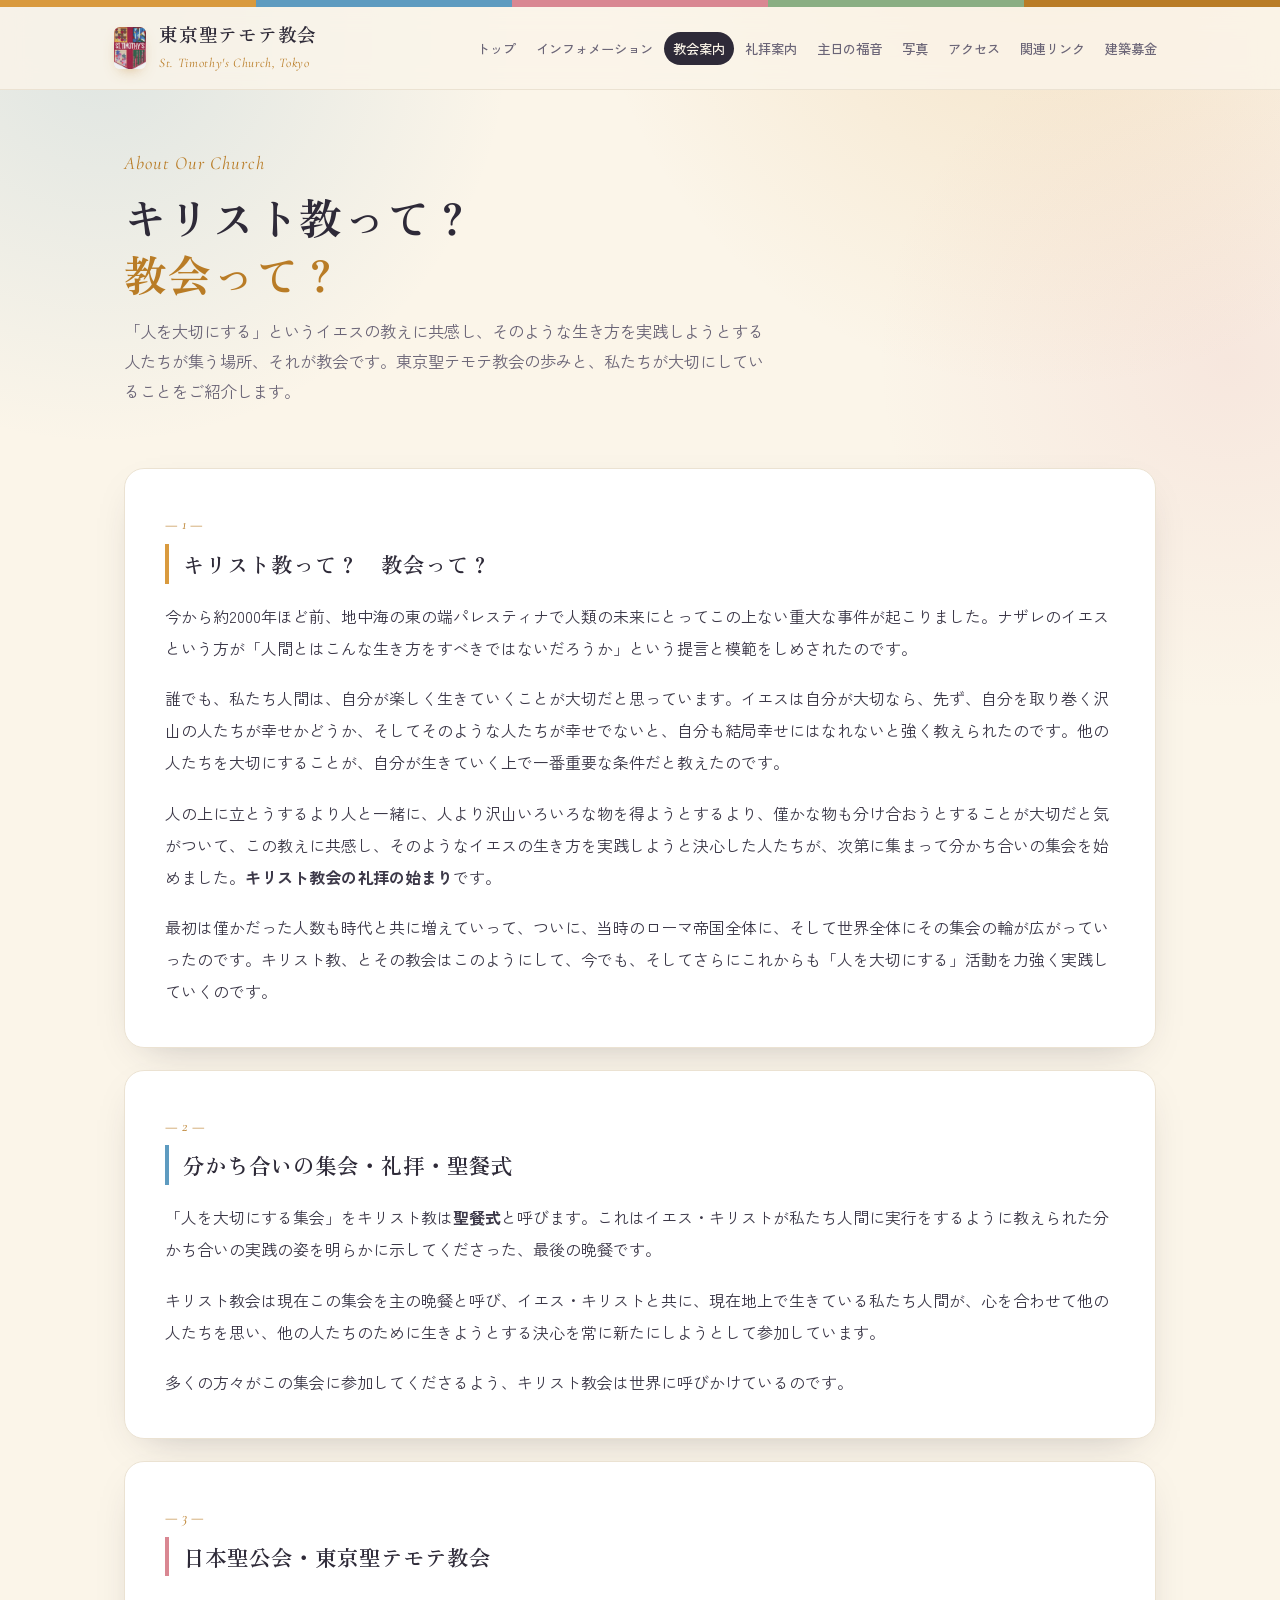
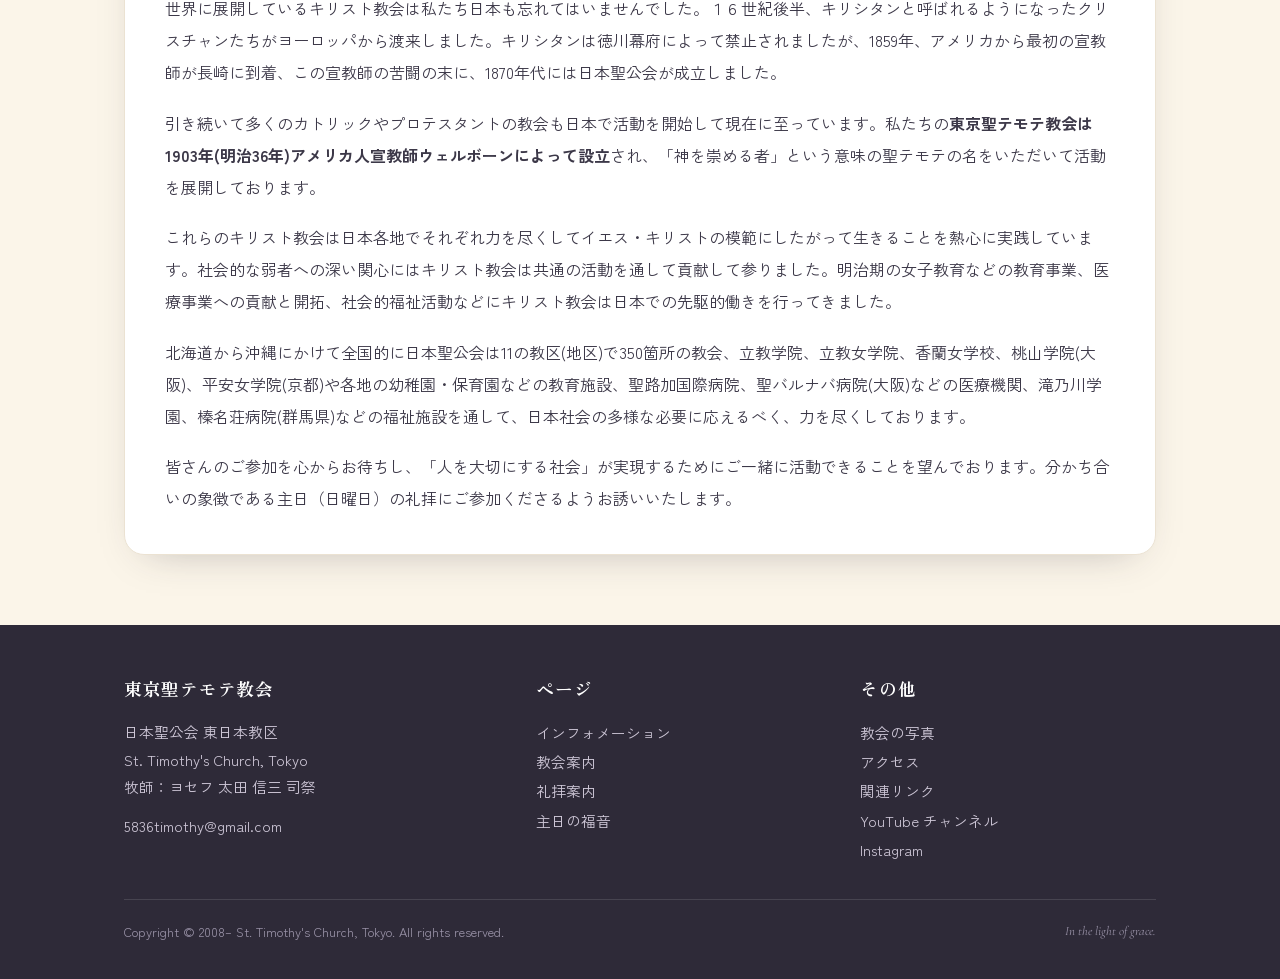
<file: history.html>
<!DOCTYPE html>
<html lang="ja">
<head>
<meta charset="UTF-8">
<meta name="viewport" content="width=device-width, initial-scale=1">
<title>東京聖テモテ教会 ── 教会案内</title>
<link rel="preconnect" href="https://fonts.googleapis.com">
<link rel="preconnect" href="https://fonts.gstatic.com" crossorigin>
<link href="https://fonts.googleapis.com/css2?family=Cormorant+Garamond:ital,wght@0,400;0,500;0,600;1,400&family=Zen+Kaku+Gothic+New:wght@400;500;700&family=Zen+Old+Mincho:wght@400;500;600;700&display=swap" rel="stylesheet">
<link rel="stylesheet" href="style.css">
</head>
<body>

<div id="site-header"></div>

<!-- HERO -->
<div class="pagehero">
  <div class="wrap">
    <p class="eyebrow rise d1">About Our Church</p>
    <h1 class="rise d2">キリスト教って？<br><span class="hl">教会って？</span></h1>
    <p class="lead rise d3">「人を大切にする」というイエスの教えに共感し、そのような生き方を実践しようとする人たちが集う場所、それが教会です。東京聖テモテ教会の歩みと、私たちが大切にしていることをご紹介します。</p>
  </div>
</div>

<!-- 本文 -->
<section>
  <div class="wrap">
    <div class="prose rise">
      <p class="meta">— 1 —</p>
      <h3>キリスト教って？　教会って？</h3>
      <p>今から約2000年ほど前、地中海の東の端パレスティナで人類の未来にとってこの上ない重大な事件が起こりました。ナザレのイエスという方が「人間とはこんな生き方をすべきではないだろうか」という提言と模範をしめされたのです。</p>
      <p>誰でも、私たち人間は、自分が楽しく生きていくことが大切だと思っています。イエスは自分が大切なら、先ず、自分を取り巻く沢山の人たちが幸せかどうか、そしてそのような人たちが幸せでないと、自分も結局幸せにはなれないと強く教えられたのです。他の人たちを大切にすることが、自分が生きていく上で一番重要な条件だと教えたのです。</p>
      <p>人の上に立とうするより人と一緒に、人より沢山いろいろな物を得ようとするより、僅かな物も分け合おうとすることが大切だと気がついて、この教えに共感し、そのようなイエスの生き方を実践しようと決心した人たちが、次第に集まって分かち合いの集会を始めました。<b>キリスト教会の礼拝の始まり</b>です。</p>
      <p>最初は僅かだった人数も時代と共に増えていって、ついに、当時のローマ帝国全体に、そして世界全体にその集会の輪が広がっていったのです。キリスト教、とその教会はこのようにして、今でも、そしてさらにこれからも「人を大切にする」活動を力強く実践していくのです。</p>
    </div>

    <div class="prose rise">
      <p class="meta">— 2 —</p>
      <h3 class="sky">分かち合いの集会・礼拝・聖餐式</h3>
      <p>「人を大切にする集会」をキリスト教は<b>聖餐式</b>と呼びます。これはイエス・キリストが私たち人間に実行をするように教えられた分かち合いの実践の姿を明らかに示してくださった、最後の晩餐です。</p>
      <p>キリスト教会は現在この集会を主の晩餐と呼び、イエス・キリストと共に、現在地上で生きている私たち人間が、心を合わせて他の人たちを思い、他の人たちのために生きようとする決心を常に新たにしようとして参加しています。</p>
      <p>多くの方々がこの集会に参加してくださるよう、キリスト教会は世界に呼びかけているのです。</p>
    </div>

    <div class="prose rise">
      <p class="meta">— 3 —</p>
      <h3 class="rose">日本聖公会・東京聖テモテ教会</h3>
      <p>世界に展開しているキリスト教会は私たち日本も忘れてはいませんでした。１６世紀後半、キリシタンと呼ばれるようになったクリスチャンたちがヨーロッパから渡来しました。キリシタンは徳川幕府によって禁止されましたが、1859年、アメリカから最初の宣教師が長崎に到着、この宣教師の苦闘の末に、1870年代には日本聖公会が成立しました。</p>
      <p>引き続いて多くのカトリックやプロテスタントの教会も日本で活動を開始して現在に至っています。私たちの<b>東京聖テモテ教会は1903年(明治36年)アメリカ人宣教師ウェルボーンによって設立</b>され、「神を崇める者」という意味の聖テモテの名をいただいて活動を展開しております。</p>
      <p>これらのキリスト教会は日本各地でそれぞれ力を尽くしてイエス・キリストの模範にしたがって生きることを熱心に実践しています。社会的な弱者への深い関心にはキリスト教会は共通の活動を通して貢献して参りました。明治期の女子教育などの教育事業、医療事業への貢献と開拓、社会的福祉活動などにキリスト教会は日本での先駆的働きを行ってきました。</p>
      <p>北海道から沖縄にかけて全国的に日本聖公会は11の教区(地区)で350箇所の教会、立教学院、立教女学院、香蘭女学校、桃山学院(大阪)、平安女学院(京都)や各地の幼稚園・保育園などの教育施設、聖路加国際病院、聖バルナバ病院(大阪)などの医療機関、滝乃川学園、榛名荘病院(群馬県)などの福祉施設を通して、日本社会の多様な必要に応えるべく、力を尽くしております。</p>
      <p>皆さんのご参加を心からお待ちし、「人を大切にする社会」が実現するためにご一緒に活動できることを望んでおります。分かち合いの象徴である主日（日曜日）の礼拝にご参加くださるようお誘いいたします。</p>
    </div>

    <!-- <div class="card gold rise" style="margin-top:30px">
      <span class="tag gold">ご案内</span>
      <h3>東京聖テモテ教会のご案内（ビラ）</h3>
      <p>来訪者の方へお配りしているご案内です。<br><a class="ilink" href="PPT4a5a'.pdf" target="_blank" rel="noopener">→ 東京聖テモテ教会のご案内（PDF）</a></p>
      <div class="cta" style="margin-top:18px">
        <a class="btn primary" href="service.html"><svg viewBox="0 0 24 24" fill="none" stroke="currentColor" stroke-width="2"><circle cx="12" cy="12" r="9"/><path d="M12 7v5l3 2"/></svg>礼拝時間を見る</a>
        <a class="btn ghost" href="access.html"><svg viewBox="0 0 24 24" fill="none" stroke="currentColor" stroke-width="2"><path d="M12 21s-7-5.5-7-11a7 7 0 0114 0c0 5.5-7 11-7 11z"/></svg>アクセス</a>
      </div>
    </div> -->
  </div>
</section>

<!-- footer -->
<div id="site-footer"></div>

<script src="partials.js"></script>
</body>
</html>
</file>
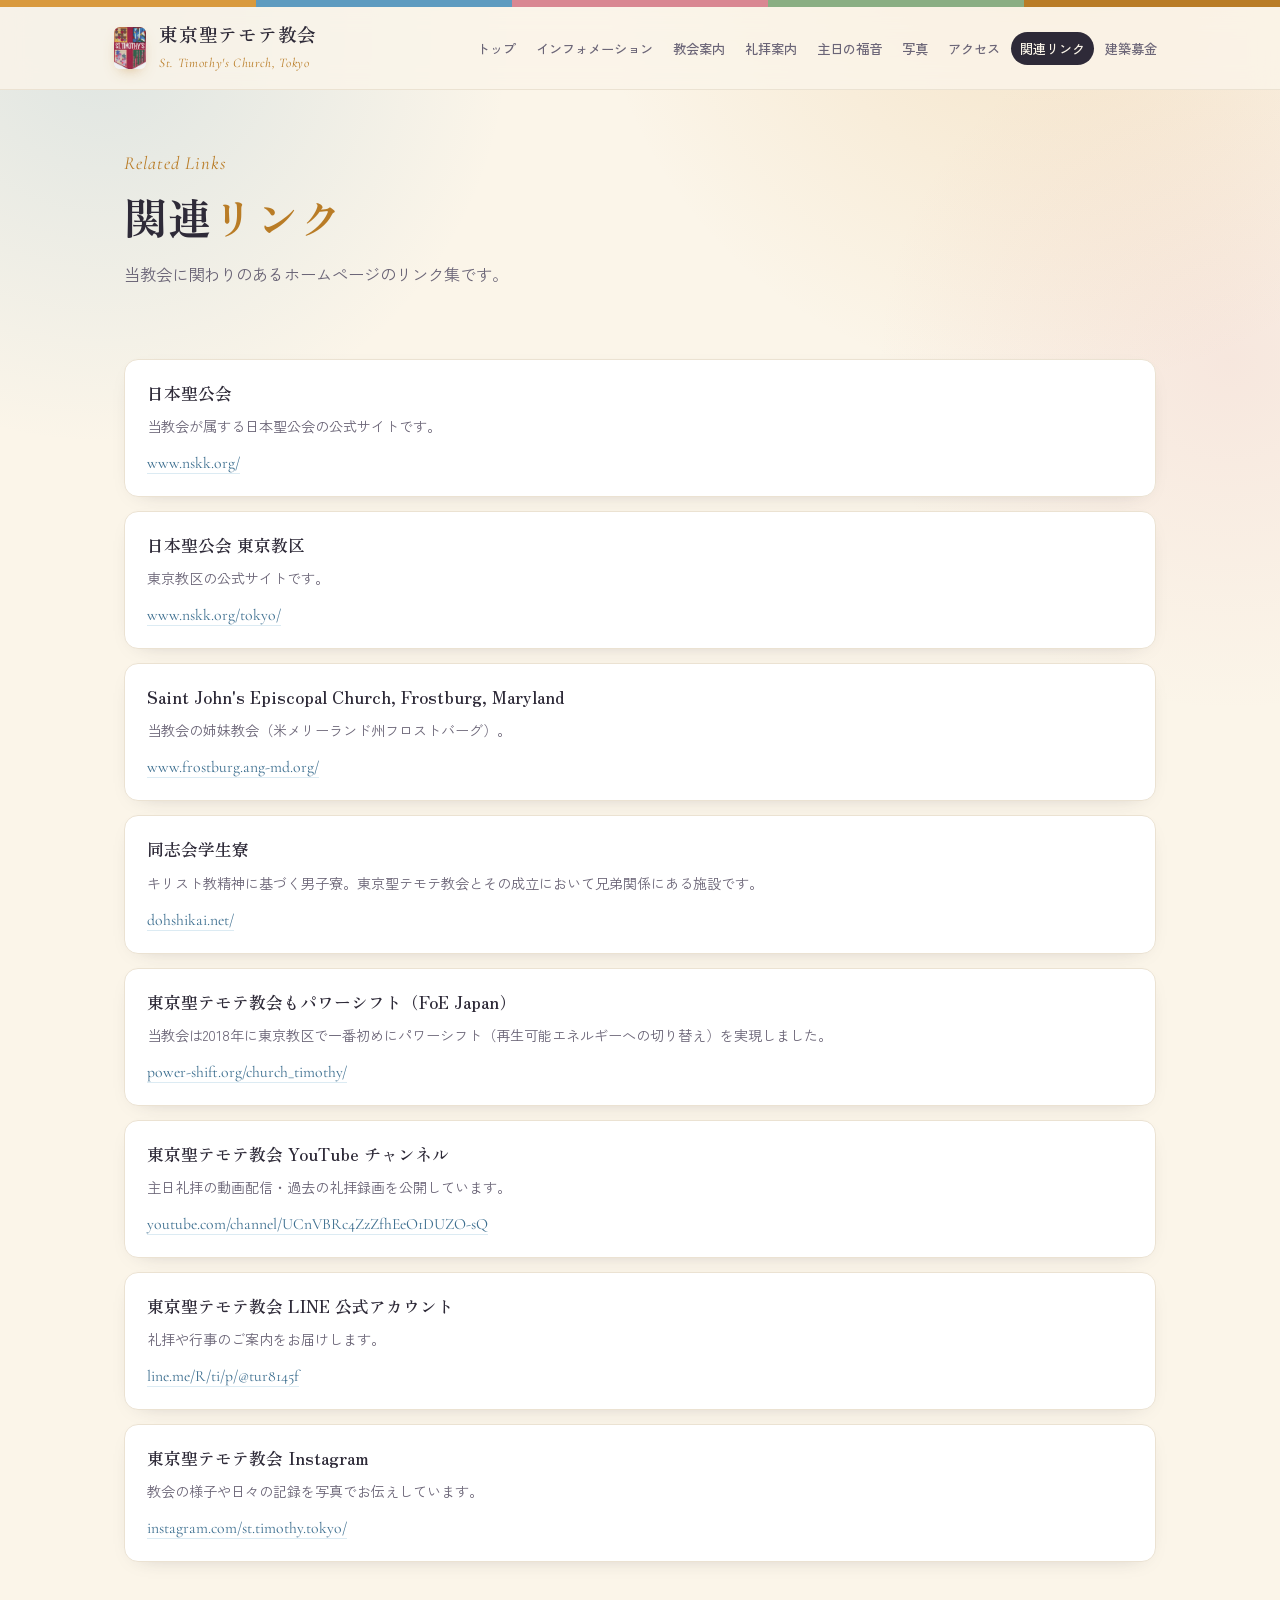
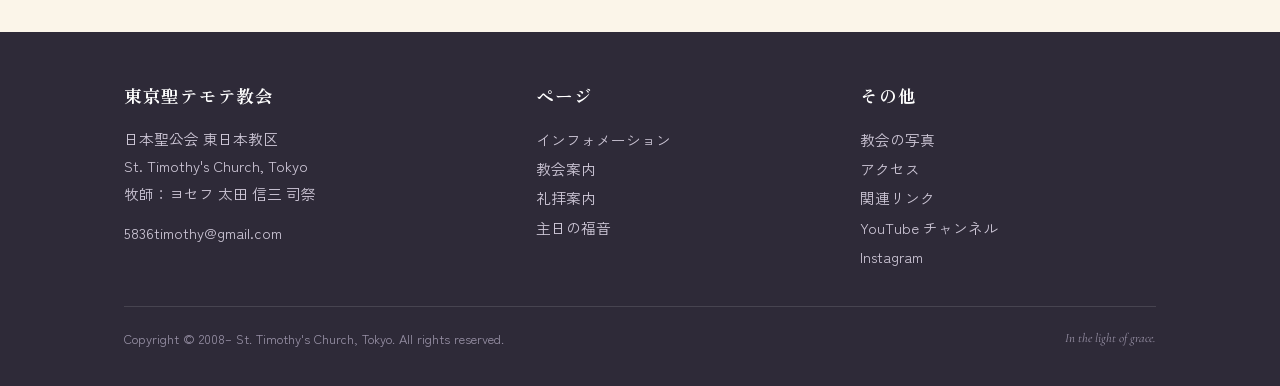
<file: link.html>
<!DOCTYPE html>
<html lang="ja">
<head>
<meta charset="UTF-8">
<meta name="viewport" content="width=device-width, initial-scale=1">
<title>東京聖テモテ教会 ── 関連リンク</title>
<link rel="preconnect" href="https://fonts.googleapis.com">
<link rel="preconnect" href="https://fonts.gstatic.com" crossorigin>
<link href="https://fonts.googleapis.com/css2?family=Cormorant+Garamond:ital,wght@0,400;0,500;0,600;1,400&family=Zen+Kaku+Gothic+New:wght@400;500;700&family=Zen+Old+Mincho:wght@400;500;600;700&display=swap" rel="stylesheet">
<link rel="stylesheet" href="style.css">
</head>
<body>

<div id="site-header"></div>

<!-- HERO -->
<div class="pagehero">
  <div class="wrap">
    <p class="eyebrow rise d1">Related Links</p>
    <h1 class="rise d2">関連<span class="hl">リンク</span></h1>
    <p class="lead rise d3">当教会に関わりのあるホームページのリンク集です。</p>
  </div>
</div>

<section>
  <div class="wrap">
    <div class="linklist">
      <div class="linkitem rise">
        <h4>日本聖公会</h4>
        <p>当教会が属する日本聖公会の公式サイトです。</p>
        <a class="url" href="https://www.nskk.org/" target="_blank" rel="noopener">www.nskk.org/</a>
      </div>

      <div class="linkitem rise">
        <h4>日本聖公会 東京教区</h4>
        <p>東京教区の公式サイトです。</p>
        <a class="url" href="https://www.nskk.org/tokyo/" target="_blank" rel="noopener">www.nskk.org/tokyo/</a>
      </div>

      <div class="linkitem rise">
        <h4>Saint John&#39;s Episcopal Church, Frostburg, Maryland</h4>
        <p>当教会の姉妹教会（米メリーランド州フロストバーグ）。</p>
        <a class="url" href="https://stjohnsgeorgetown.org/" target="_blank" rel="noopener">www.frostburg.ang-md.org/</a>
      </div>

      <div class="linkitem rise">
        <h4>同志会学生寮</h4>
        <p>キリスト教精神に基づく男子寮。東京聖テモテ教会とその成立において兄弟関係にある施設です。</p>
        <a class="url" href="https://dohshikai.net/" target="_blank" rel="noopener">dohshikai.net/</a>
      </div>

      <div class="linkitem rise">
        <h4>東京聖テモテ教会もパワーシフト（FoE Japan）</h4>
        <p>当教会は2018年に東京教区で一番初めにパワーシフト（再生可能エネルギーへの切り替え）を実現しました。</p>
        <a class="url" href="https://power-shift.org/church_timothy/" target="_blank" rel="noopener">power-shift.org/church_timothy/</a>
      </div>

      <div class="linkitem rise">
        <h4>東京聖テモテ教会 YouTube チャンネル</h4>
        <p>主日礼拝の動画配信・過去の礼拝録画を公開しています。</p>
        <a class="url" href="https://www.youtube.com/channel/UCnVBRc4ZzZfhEeO1DUZO-sQ" target="_blank" rel="noopener">youtube.com/channel/UCnVBRc4ZzZfhEeO1DUZO-sQ</a>
      </div>

      <div class="linkitem rise">
        <h4>東京聖テモテ教会 LINE 公式アカウント</h4>
        <p>礼拝や行事のご案内をお届けします。</p>
        <a class="url" href="https://line.me/R/ti/p/%40tur8145f" target="_blank" rel="noopener">line.me/R/ti/p/@tur8145f</a>
      </div>

      <div class="linkitem rise">
        <h4>東京聖テモテ教会 Instagram</h4>
        <p>教会の様子や日々の記録を写真でお伝えしています。</p>
        <a class="url" href="https://www.instagram.com/st.timothy.tokyo/" target="_blank" rel="noopener">instagram.com/st.timothy.tokyo/</a>
      </div>
    </div>
  </div>
</section>

<!-- footer -->
<div id="site-footer"></div>

<script src="partials.js"></script>
</body>
</html>
</file>
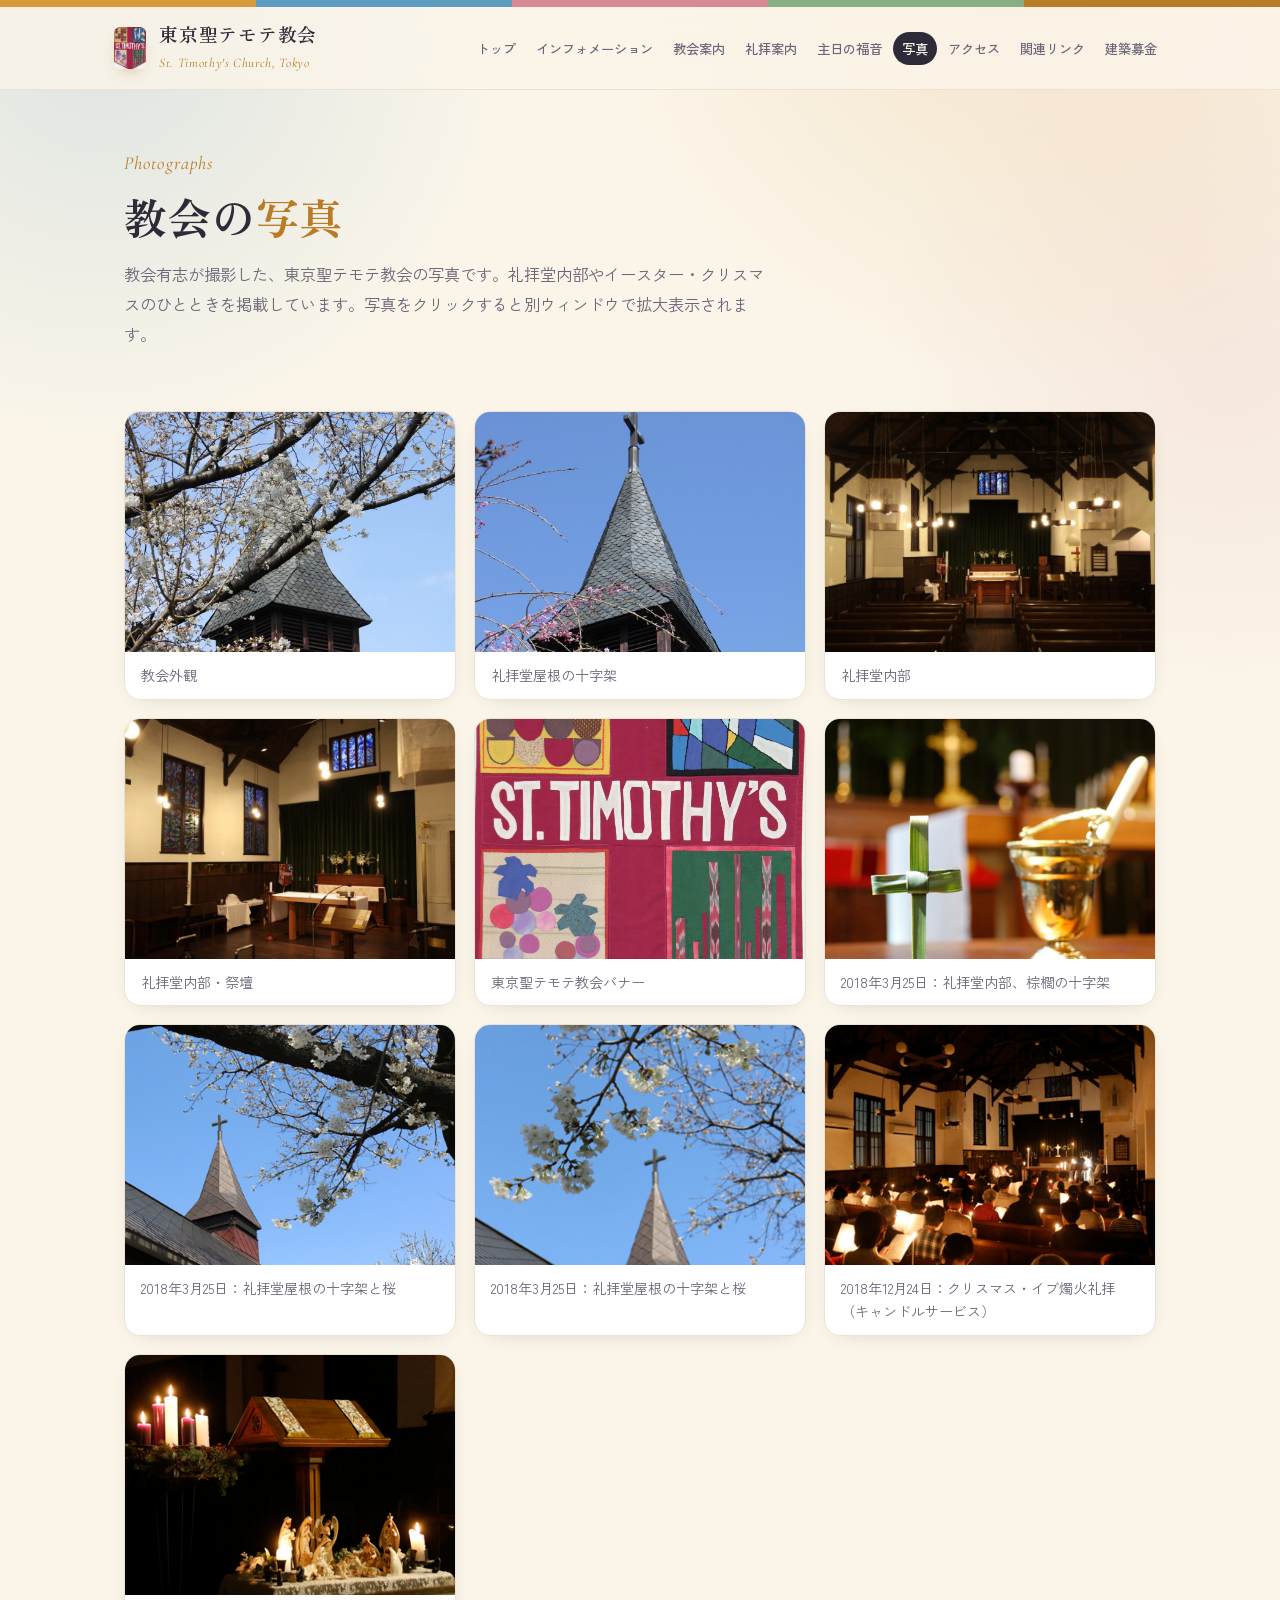
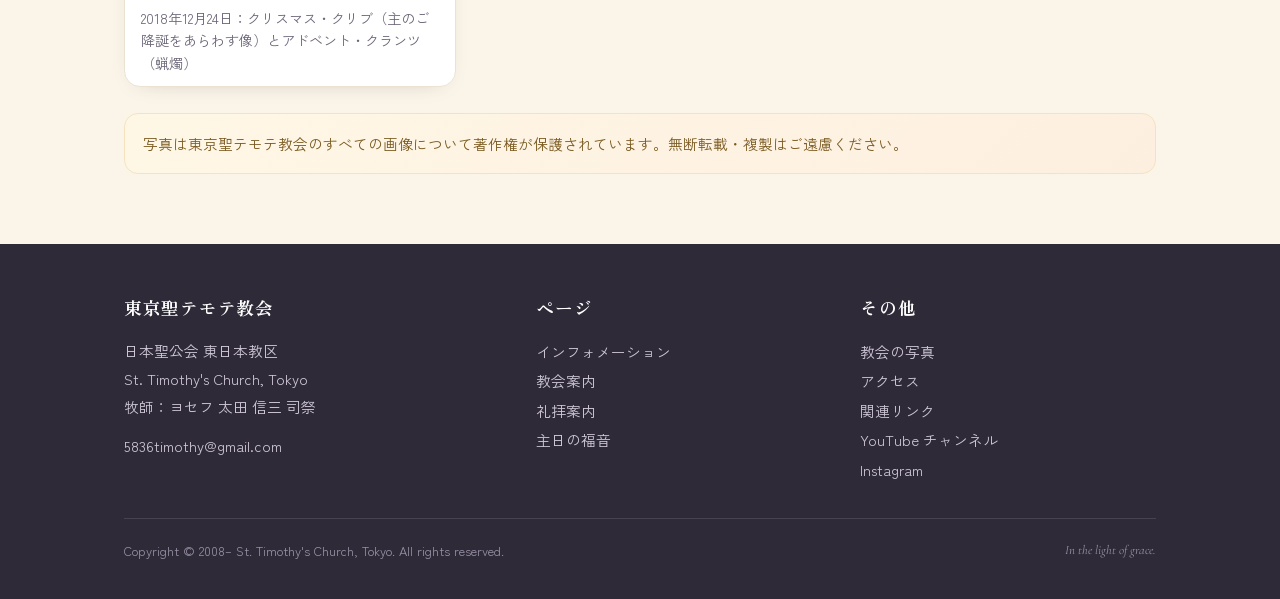
<file: photo.html>
<!DOCTYPE html>
<html lang="ja">
<head>
<meta charset="UTF-8">
<meta name="viewport" content="width=device-width, initial-scale=1">
<title>東京聖テモテ教会 ── 教会の写真</title>
<link rel="preconnect" href="https://fonts.googleapis.com">
<link rel="preconnect" href="https://fonts.gstatic.com" crossorigin>
<link href="https://fonts.googleapis.com/css2?family=Cormorant+Garamond:ital,wght@0,400;0,500;0,600;1,400&family=Zen+Kaku+Gothic+New:wght@400;500;700&family=Zen+Old+Mincho:wght@400;500;600;700&display=swap" rel="stylesheet">
<link rel="stylesheet" href="style.css">
</head>
<body>

<div id="site-header"></div>

<!-- HERO -->
<div class="pagehero">
  <div class="wrap">
    <p class="eyebrow rise d1">Photographs</p>
    <h1 class="rise d2">教会の<span class="hl">写真</span></h1>
    <p class="lead rise d3">教会有志が撮影した、東京聖テモテ教会の写真です。礼拝堂内部やイースター・クリスマスのひとときを掲載しています。写真をクリックすると別ウィンドウで拡大表示されます。</p>
  </div>
</div>

<section>
  <div class="wrap">
    <div class="photogrid">
      <div class="photo rise">
        <a href="img/2012-1b.jpg" target="_blank" rel="noopener">
          <img src="img/2012-1b.jpg" alt="教会外観">
        </a>
        <div class="cap">教会外観</div>
      </div>
      <div class="photo rise">
        <a href="img/2012-4b.jpg" target="_blank" rel="noopener">
          <img src="img/2012-4b.jpg" alt="礼拝堂屋根の十字架">
        </a>
        <div class="cap">礼拝堂屋根の十字架</div>
      </div>
      <div class="photo rise">
        <a href="img/2012-3b.jpg" target="_blank" rel="noopener">
          <img src="img/2012-3b.jpg" alt="礼拝堂内部">
        </a>
        <div class="cap">礼拝堂内部</div>
      </div>
      <div class="photo rise">
        <a href="img/2012-2b.jpg" target="_blank" rel="noopener">
          <img src="img/2012-2b.jpg" alt="礼拝堂内部・祭壇">
        </a>
        <div class="cap">礼拝堂内部・祭壇</div>
      </div>
      <div class="photo rise">
        <a href="img/banner.jpg" target="_blank" rel="noopener">
          <img src="img/banner.jpg" alt="東京聖テモテ教会バナー">
        </a>
        <div class="cap">東京聖テモテ教会バナー</div>
      </div>
      <div class="photo rise">
        <a href="img/20180325 _7a.jpg" target="_blank" rel="noopener">
          <img src="img/20180325 _7a.jpg" alt="2018年3月25日 礼拝堂内部、棕櫚の十字架">
        </a>
        <div class="cap">2018年3月25日：礼拝堂内部、棕櫚の十字架</div>
      </div>
      <div class="photo rise">
        <a href="img/20180325 _18a.jpg" target="_blank" rel="noopener">
          <img src="img/20180325 _18a.jpg" alt="2018年3月25日 礼拝堂屋根の十字架と桜">
        </a>
        <div class="cap">2018年3月25日：礼拝堂屋根の十字架と桜</div>
      </div>
      <div class="photo rise">
        <a href="img/20180325 _20a.jpg" target="_blank" rel="noopener">
          <img src="img/20180325 _20a.jpg" alt="2018年3月25日 礼拝堂屋根の十字架と桜">
        </a>
        <div class="cap">2018年3月25日：礼拝堂屋根の十字架と桜</div>
      </div>
      <div class="photo rise">
        <a href="img/20181224-1a.jpg" target="_blank" rel="noopener">
          <img src="img/20181224-1a.jpg" alt="2018年12月24日 クリスマス・イブ燭火礼拝">
        </a>
        <div class="cap">2018年12月24日：クリスマス・イブ燭火礼拝（キャンドルサービス）</div>
      </div>
      <div class="photo rise">
        <a href="img/20181224-2a.jpg" target="_blank" rel="noopener">
          <img src="img/20181224-2a.jpg" alt="2018年12月24日 クリスマス・クリブとアドベント・クランツ">
        </a>
        <div class="cap">2018年12月24日：クリスマス・クリブ（主のご降誕をあらわす像）とアドベント・クランツ（蝋燭）</div>
      </div>
    </div>
    <div class="notice" style="margin-top:26px">写真は東京聖テモテ教会のすべての画像について著作権が保護されています。無断転載・複製はご遠慮ください。</div>
  </div>
</section>

<!-- footer -->
<div id="site-footer"></div>

<script src="partials.js"></script>
</body>
</html>
</file>
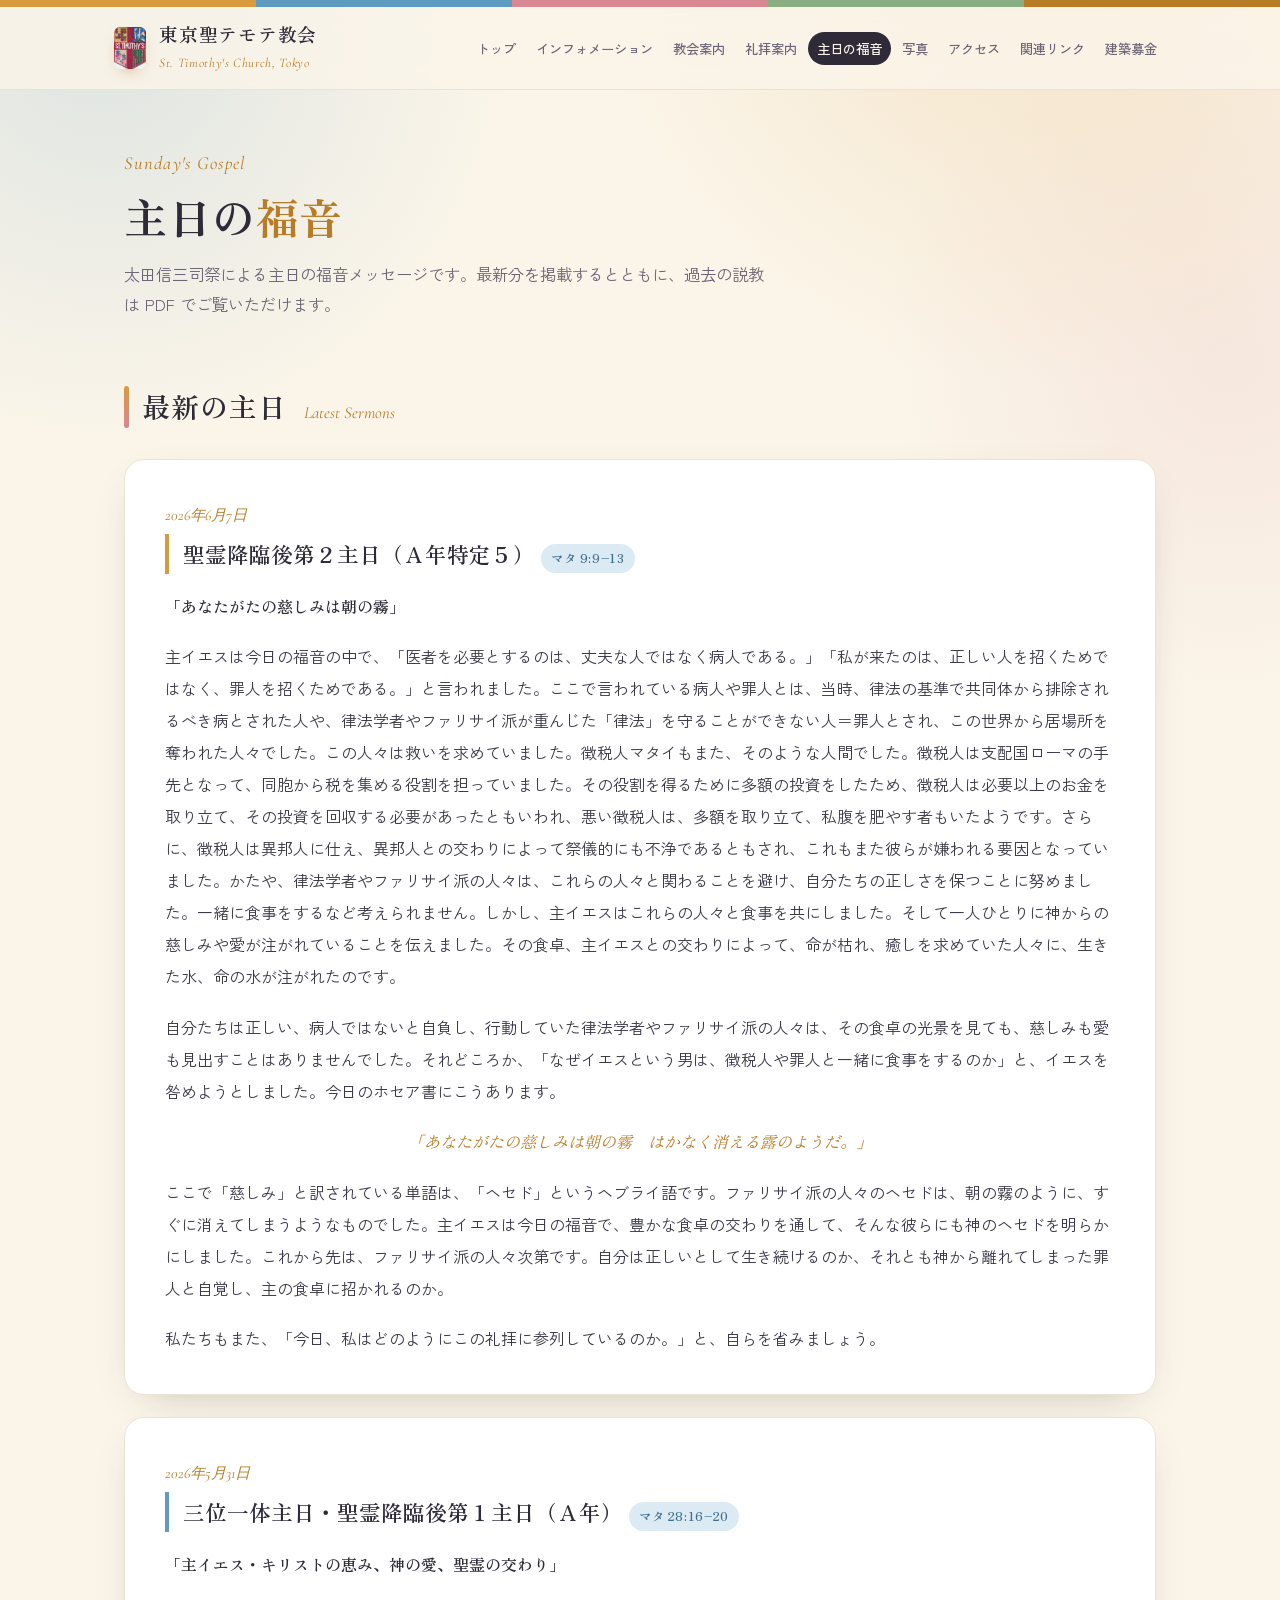
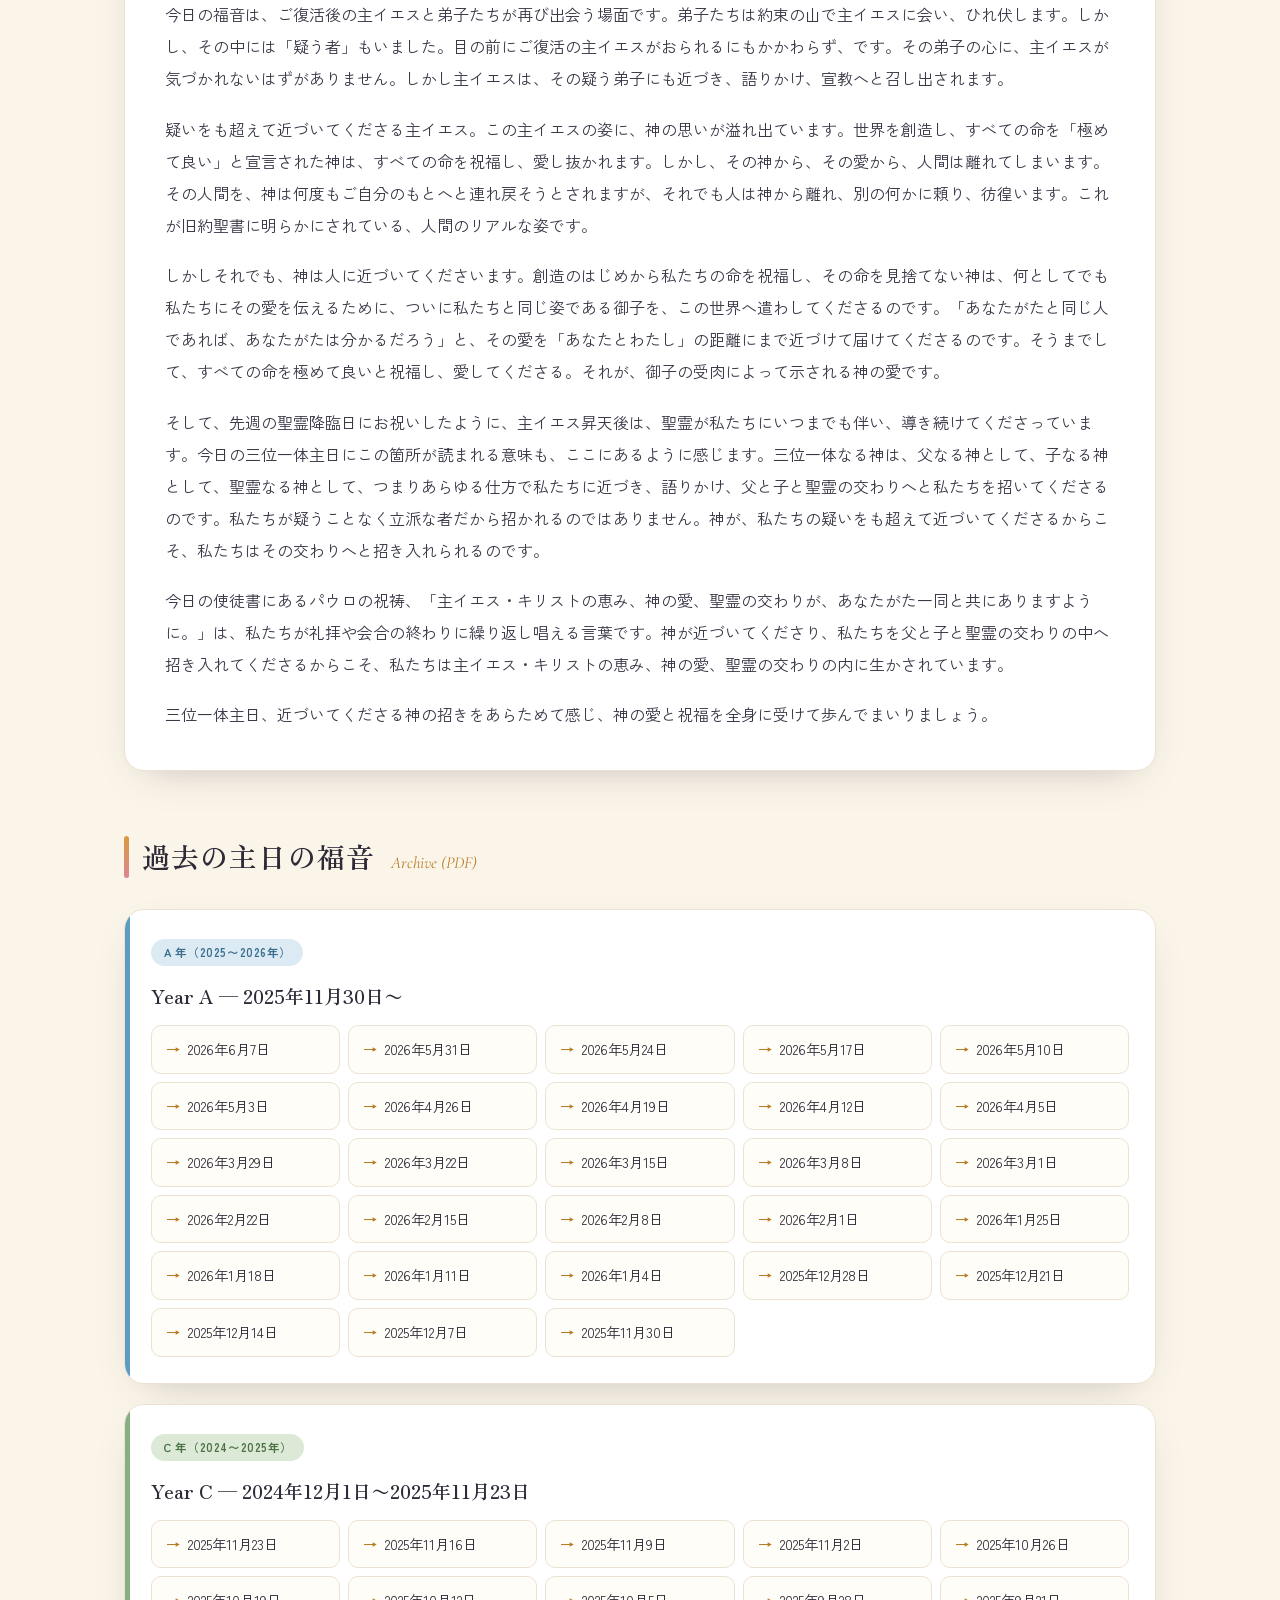
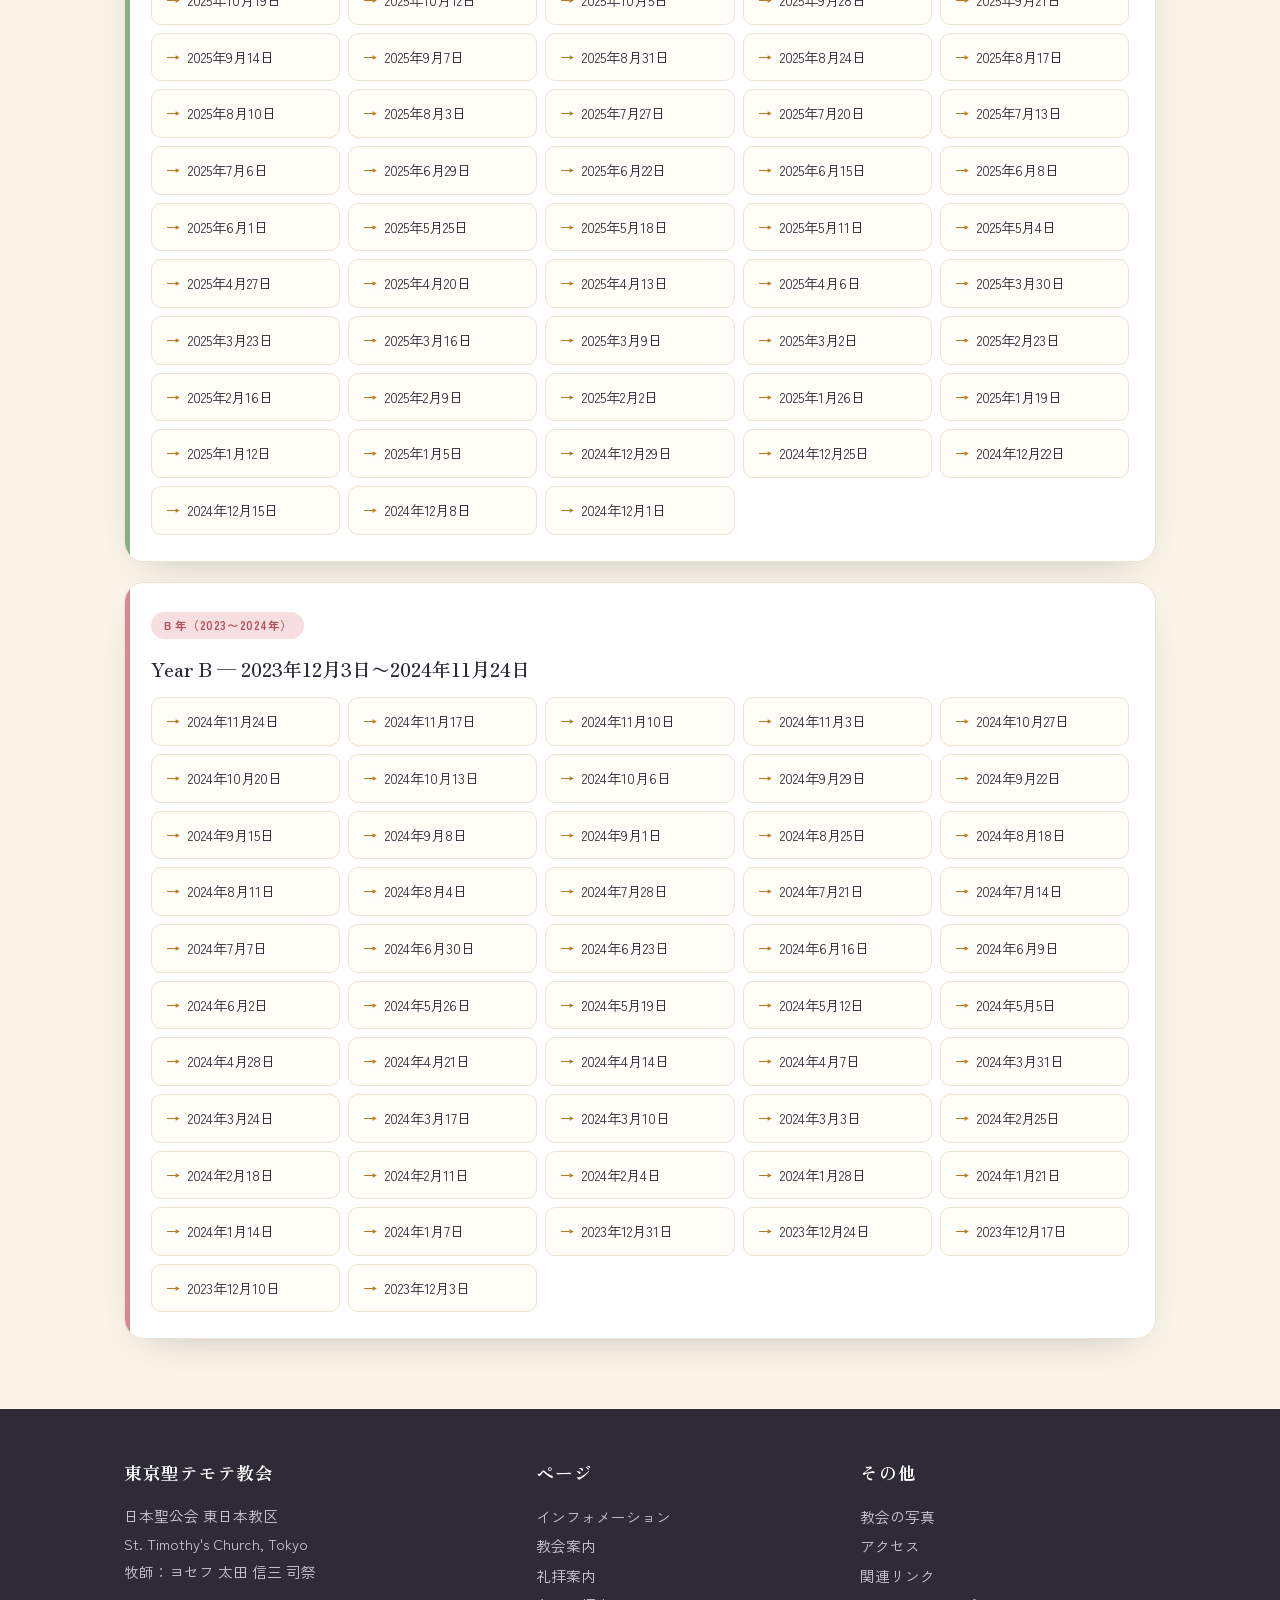
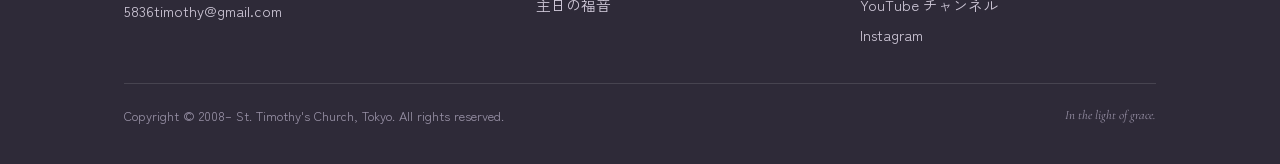
<file: sermon.html>
<!DOCTYPE html>
<html lang="ja">
<head>
<meta charset="UTF-8">
<meta name="viewport" content="width=device-width, initial-scale=1">
<title>東京聖テモテ教会 ── 主日の福音</title>
<link rel="preconnect" href="https://fonts.googleapis.com">
<link rel="preconnect" href="https://fonts.gstatic.com" crossorigin>
<link href="https://fonts.googleapis.com/css2?family=Cormorant+Garamond:ital,wght@0,400;0,500;0,600;1,400&family=Zen+Kaku+Gothic+New:wght@400;500;700&family=Zen+Old+Mincho:wght@400;500;600;700&display=swap" rel="stylesheet">
<link rel="stylesheet" href="style.css">
</head>
<body>

<div id="site-header"></div>

<!-- HERO -->
<div class="pagehero">
  <div class="wrap">
    <p class="eyebrow rise d1">Sunday&#39;s Gospel</p>
    <h1 class="rise d2">主日の<span class="hl">福音</span></h1>
    <p class="lead rise d3">太田信三司祭による主日の福音メッセージです。最新分を掲載するとともに、過去の説教は PDF でご覧いただけます。</p>
  </div>
</div>

<!-- 最新 -->
<section>
  <div class="wrap">
    <div class="sec-head rise">
      <h2>最新の主日</h2><span class="en">Latest Sermons</span>
    </div>

    <div class="prose rise">
      <p class="meta">2026年6月7日</p>
      <h3>聖霊降臨後第２主日（Ａ年特定５）<span class="ref">マタ 9:9–13</span></h3>
      <p style="font-family:'Zen Old Mincho',serif;font-weight:600;color:var(--ink);margin-bottom:18px">「あなたがたの慈しみは朝の霧」</p>
      <p>主イエスは今日の福音の中で、「医者を必要とするのは、丈夫な人ではなく病人である。」「私が来たのは、正しい人を招くためではなく、罪人を招くためである。」と言われました。ここで言われている病人や罪人とは、当時、律法の基準で共同体から排除されるべき病とされた人や、律法学者やファリサイ派が重んじた「律法」を守ることができない人＝罪人とされ、この世界から居場所を奪われた人々でした。この人々は救いを求めていました。徴税人マタイもまた、そのような人間でした。徴税人は支配国ローマの手先となって、同胞から税を集める役割を担っていました。その役割を得るために多額の投資をしたため、徴税人は必要以上のお金を取り立て、その投資を回収する必要があったともいわれ、悪い徴税人は、多額を取り立て、私腹を肥やす者もいたようです。さらに、徴税人は異邦人に仕え、異邦人との交わりによって祭儀的にも不浄であるともされ、これもまた彼らが嫌われる要因となっていました。かたや、律法学者やファリサイ派の人々は、これらの人々と関わることを避け、自分たちの正しさを保つことに努めました。一緒に食事をするなど考えられません。しかし、主イエスはこれらの人々と食事を共にしました。そして一人ひとりに神からの慈しみや愛が注がれていることを伝えました。その食卓、主イエスとの交わりによって、命が枯れ、癒しを求めていた人々に、生きた水、命の水が注がれたのです。</p>
      <p>自分たちは正しい、病人ではないと自負し、行動していた律法学者やファリサイ派の人々は、その食卓の光景を見ても、慈しみも愛も見出すことはありませんでした。それどころか、「なぜイエスという男は、徴税人や罪人と一緒に食事をするのか」と、イエスを咎めようとしました。今日のホセア書にこうあります。</p>
      <p style="text-align:center;font-style:italic;color:var(--gold-deep);font-family:'Zen Old Mincho',serif">「あなたがたの慈しみは朝の霧　はかなく消える露のようだ。」</p>
      <p>ここで「慈しみ」と訳されている単語は、「ヘセド」というヘブライ語です。ファリサイ派の人々のヘセドは、朝の霧のように、すぐに消えてしまうようなものでした。主イエスは今日の福音で、豊かな食卓の交わりを通して、そんな彼らにも神のヘセドを明らかにしました。これから先は、ファリサイ派の人々次第です。自分は正しいとして生き続けるのか、それとも神から離れてしまった罪人と自覚し、主の食卓に招かれるのか。</p>
      <p>私たちもまた、「今日、私はどのようにこの礼拝に参列しているのか。」と、自らを省みましょう。</p>
    </div>

    <div class="prose rise">
      <p class="meta">2026年5月31日</p>
      <h3 class="sky">三位一体主日・聖霊降臨後第１主日（Ａ年）<span class="ref">マタ 28:16–20</span></h3>
      <p style="font-family:'Zen Old Mincho',serif;font-weight:600;color:var(--ink);margin-bottom:18px">「主イエス・キリストの恵み、神の愛、聖霊の交わり」</p>
      <p>今日の福音は、ご復活後の主イエスと弟子たちが再び出会う場面です。弟子たちは約束の山で主イエスに会い、ひれ伏します。しかし、その中には「疑う者」もいました。目の前にご復活の主イエスがおられるにもかかわらず、です。その弟子の心に、主イエスが気づかれないはずがありません。しかし主イエスは、その疑う弟子にも近づき、語りかけ、宣教へと召し出されます。</p>
      <p>疑いをも超えて近づいてくださる主イエス。この主イエスの姿に、神の思いが溢れ出ています。世界を創造し、すべての命を「極めて良い」と宣言された神は、すべての命を祝福し、愛し抜かれます。しかし、その神から、その愛から、人間は離れてしまいます。その人間を、神は何度もご自分のもとへと連れ戻そうとされますが、それでも人は神から離れ、別の何かに頼り、彷徨います。これが旧約聖書に明らかにされている、人間のリアルな姿です。</p>
      <p>しかしそれでも、神は人に近づいてくださいます。創造のはじめから私たちの命を祝福し、その命を見捨てない神は、何としてでも私たちにその愛を伝えるために、ついに私たちと同じ姿である御子を、この世界へ遣わしてくださるのです。「あなたがたと同じ人であれば、あなたがたは分かるだろう」と、その愛を「あなたとわたし」の距離にまで近づけて届けてくださるのです。そうまでして、すべての命を極めて良いと祝福し、愛してくださる。それが、御子の受肉によって示される神の愛です。</p>
      <p>そして、先週の聖霊降臨日にお祝いしたように、主イエス昇天後は、聖霊が私たちにいつまでも伴い、導き続けてくださっています。今日の三位一体主日にこの箇所が読まれる意味も、ここにあるように感じます。三位一体なる神は、父なる神として、子なる神として、聖霊なる神として、つまりあらゆる仕方で私たちに近づき、語りかけ、父と子と聖霊の交わりへと私たちを招いてくださるのです。私たちが疑うことなく立派な者だから招かれるのではありません。神が、私たちの疑いをも超えて近づいてくださるからこそ、私たちはその交わりへと招き入れられるのです。</p>
      <p>今日の使徒書にあるパウロの祝祷、「主イエス・キリストの恵み、神の愛、聖霊の交わりが、あなたがた一同と共にありますように。」は、私たちが礼拝や会合の終わりに繰り返し唱える言葉です。神が近づいてくださり、私たちを父と子と聖霊の交わりの中へ招き入れてくださるからこそ、私たちは主イエス・キリストの恵み、神の愛、聖霊の交わりの内に生かされています。</p>
      <p>三位一体主日、近づいてくださる神の招きをあらためて感じ、神の愛と祝福を全身に受けて歩んでまいりましょう。</p>
    </div>
  </div>
</section>

<!-- アーカイブ -->
<section>
  <div class="wrap">
    <div class="sec-head rise">
      <h2>過去の主日の福音</h2><span class="en">Archive (PDF)</span>
    </div>

    <div class="card sky rise">
      <span class="tag info">Ａ年（2025〜2026年）</span>
      <h3>Year A — 2025年11月30日〜</h3>
      <div class="archive-grid">
        <a href="sermon20260607.pdf" target="_blank" rel="noopener">2026年6月7日</a>
        <a href="sermon20260531.pdf" target="_blank" rel="noopener">2026年5月31日</a>
        <a href="sermon20260524.pdf" target="_blank" rel="noopener">2026年5月24日</a>
        <a href="sermon20260517.pdf" target="_blank" rel="noopener">2026年5月17日</a>
        <a href="sermon20260510.pdf" target="_blank" rel="noopener">2026年5月10日</a>
        <a href="sermon20260503.pdf" target="_blank" rel="noopener">2026年5月3日</a>
        <a href="sermon20260426.pdf" target="_blank" rel="noopener">2026年4月26日</a>
        <a href="sermon20260419.pdf" target="_blank" rel="noopener">2026年4月19日</a>
        <a href="sermon20260412.pdf" target="_blank" rel="noopener">2026年4月12日</a>
        <a href="sermon20260405.pdf" target="_blank" rel="noopener">2026年4月5日</a>
        <a href="sermon20260329.pdf" target="_blank" rel="noopener">2026年3月29日</a>
        <a href="sermon20260322.pdf" target="_blank" rel="noopener">2026年3月22日</a>
        <a href="sermon20260315.pdf" target="_blank" rel="noopener">2026年3月15日</a>
        <a href="sermon20260308.pdf" target="_blank" rel="noopener">2026年3月8日</a>
        <a href="sermon20260301.pdf" target="_blank" rel="noopener">2026年3月1日</a>
        <a href="sermon20260222.pdf" target="_blank" rel="noopener">2026年2月22日</a>
        <a href="sermon20260215.pdf" target="_blank" rel="noopener">2026年2月15日</a>
        <a href="sermon20260208.pdf" target="_blank" rel="noopener">2026年2月8日</a>
        <a href="sermon20260201.pdf" target="_blank" rel="noopener">2026年2月1日</a>
        <a href="sermon20260125.pdf" target="_blank" rel="noopener">2026年1月25日</a>
        <a href="sermon20260118.pdf" target="_blank" rel="noopener">2026年1月18日</a>
        <a href="sermon20260111.pdf" target="_blank" rel="noopener">2026年1月11日</a>
        <a href="sermon20260104.pdf" target="_blank" rel="noopener">2026年1月4日</a>
        <a href="sermon20251228.pdf" target="_blank" rel="noopener">2025年12月28日</a>
        <a href="sermon20251221.pdf" target="_blank" rel="noopener">2025年12月21日</a>
        <a href="sermon20251214.pdf" target="_blank" rel="noopener">2025年12月14日</a>
        <a href="sermon20251207.pdf" target="_blank" rel="noopener">2025年12月7日</a>
        <a href="sermon20251130.pdf" target="_blank" rel="noopener">2025年11月30日</a>
      </div>
    </div>

    <div class="card sage rise" style="margin-top:20px">
      <span class="tag sage">Ｃ年（2024〜2025年）</span>
      <h3>Year C — 2024年12月1日〜2025年11月23日</h3>
      <div class="archive-grid">
        <a href="sermon20251123.pdf" target="_blank" rel="noopener">2025年11月23日</a>
        <a href="sermon20251116.pdf" target="_blank" rel="noopener">2025年11月16日</a>
        <a href="sermon20251109.pdf" target="_blank" rel="noopener">2025年11月9日</a>
        <a href="sermon20251102.pdf" target="_blank" rel="noopener">2025年11月2日</a>
        <a href="sermon20251026.pdf" target="_blank" rel="noopener">2025年10月26日</a>
        <a href="sermon20251019.pdf" target="_blank" rel="noopener">2025年10月19日</a>
        <a href="sermon20251012.pdf" target="_blank" rel="noopener">2025年10月12日</a>
        <a href="sermon20251005.pdf" target="_blank" rel="noopener">2025年10月5日</a>
        <a href="sermon20250928.pdf" target="_blank" rel="noopener">2025年9月28日</a>
        <a href="sermon20250921.pdf" target="_blank" rel="noopener">2025年9月21日</a>
        <a href="sermon20250914.pdf" target="_blank" rel="noopener">2025年9月14日</a>
        <a href="sermon20250907.pdf" target="_blank" rel="noopener">2025年9月7日</a>
        <a href="sermon20250831.pdf" target="_blank" rel="noopener">2025年8月31日</a>
        <a href="sermon20250824.pdf" target="_blank" rel="noopener">2025年8月24日</a>
        <a href="sermon20250817.pdf" target="_blank" rel="noopener">2025年8月17日</a>
        <a href="sermon20250810.pdf" target="_blank" rel="noopener">2025年8月10日</a>
        <a href="sermon20250803.pdf" target="_blank" rel="noopener">2025年8月3日</a>
        <a href="sermon20250727.pdf" target="_blank" rel="noopener">2025年7月27日</a>
        <a href="sermon20250720.pdf" target="_blank" rel="noopener">2025年7月20日</a>
        <a href="sermon20250713.pdf" target="_blank" rel="noopener">2025年7月13日</a>
        <a href="sermon20250706.pdf" target="_blank" rel="noopener">2025年7月6日</a>
        <a href="sermon20250629.pdf" target="_blank" rel="noopener">2025年6月29日</a>
        <a href="sermon20250622.pdf" target="_blank" rel="noopener">2025年6月22日</a>
        <a href="sermon20250615.pdf" target="_blank" rel="noopener">2025年6月15日</a>
        <a href="sermon20250608.pdf" target="_blank" rel="noopener">2025年6月8日</a>
        <a href="sermon20250601.pdf" target="_blank" rel="noopener">2025年6月1日</a>
        <a href="sermon20250525.pdf" target="_blank" rel="noopener">2025年5月25日</a>
        <a href="sermon20250518.pdf" target="_blank" rel="noopener">2025年5月18日</a>
        <a href="sermon20250511.pdf" target="_blank" rel="noopener">2025年5月11日</a>
        <a href="sermon20250504.pdf" target="_blank" rel="noopener">2025年5月4日</a>
        <a href="sermon20250427.pdf" target="_blank" rel="noopener">2025年4月27日</a>
        <a href="sermon20250420.pdf" target="_blank" rel="noopener">2025年4月20日</a>
        <a href="sermon20250413.pdf" target="_blank" rel="noopener">2025年4月13日</a>
        <a href="sermon20250406.pdf" target="_blank" rel="noopener">2025年4月6日</a>
        <a href="sermon20250330.pdf" target="_blank" rel="noopener">2025年3月30日</a>
        <a href="sermon20250323.pdf" target="_blank" rel="noopener">2025年3月23日</a>
        <a href="sermon20250316.pdf" target="_blank" rel="noopener">2025年3月16日</a>
        <a href="sermon20250309.pdf" target="_blank" rel="noopener">2025年3月9日</a>
        <a href="sermon20250302.pdf" target="_blank" rel="noopener">2025年3月2日</a>
        <a href="sermon20250223.pdf" target="_blank" rel="noopener">2025年2月23日</a>
        <a href="sermon20250216.pdf" target="_blank" rel="noopener">2025年2月16日</a>
        <a href="sermon20250209.pdf" target="_blank" rel="noopener">2025年2月9日</a>
        <a href="sermon20250202.pdf" target="_blank" rel="noopener">2025年2月2日</a>
        <a href="sermon20250126.pdf" target="_blank" rel="noopener">2025年1月26日</a>
        <a href="sermon20250119.pdf" target="_blank" rel="noopener">2025年1月19日</a>
        <a href="sermon20250112.pdf" target="_blank" rel="noopener">2025年1月12日</a>
        <a href="sermon20250105.pdf" target="_blank" rel="noopener">2025年1月5日</a>
        <a href="sermon20241229.pdf" target="_blank" rel="noopener">2024年12月29日</a>
        <a href="sermon20241225.pdf" target="_blank" rel="noopener">2024年12月25日</a>
        <a href="sermon20241222.pdf" target="_blank" rel="noopener">2024年12月22日</a>
        <a href="sermon20241215.pdf" target="_blank" rel="noopener">2024年12月15日</a>
        <a href="sermon20241208.pdf" target="_blank" rel="noopener">2024年12月8日</a>
        <a href="sermon20241201.pdf" target="_blank" rel="noopener">2024年12月1日</a>
      </div>
    </div>

    <div class="card rose rise" style="margin-top:20px">
      <span class="tag live">Ｂ年（2023〜2024年）</span>
      <h3>Year B — 2023年12月3日〜2024年11月24日</h3>
      <div class="archive-grid">
        <a href="sermon20241124.pdf" target="_blank" rel="noopener">2024年11月24日</a>
        <a href="sermon20241117.pdf" target="_blank" rel="noopener">2024年11月17日</a>
        <a href="sermon20241110.pdf" target="_blank" rel="noopener">2024年11月10日</a>
        <a href="sermon20241103.pdf" target="_blank" rel="noopener">2024年11月3日</a>
        <a href="sermon20241027.pdf" target="_blank" rel="noopener">2024年10月27日</a>
        <a href="sermon20241020.pdf" target="_blank" rel="noopener">2024年10月20日</a>
        <a href="sermon20241013.pdf" target="_blank" rel="noopener">2024年10月13日</a>
        <a href="sermon20241006.pdf" target="_blank" rel="noopener">2024年10月6日</a>
        <a href="sermon20240929.pdf" target="_blank" rel="noopener">2024年9月29日</a>
        <a href="sermon20240922.pdf" target="_blank" rel="noopener">2024年9月22日</a>
        <a href="sermon20240915.pdf" target="_blank" rel="noopener">2024年9月15日</a>
        <a href="sermon20240908.pdf" target="_blank" rel="noopener">2024年9月8日</a>
        <a href="sermon20240901.pdf" target="_blank" rel="noopener">2024年9月1日</a>
        <a href="sermon20240825.pdf" target="_blank" rel="noopener">2024年8月25日</a>
        <a href="sermon20240818.pdf" target="_blank" rel="noopener">2024年8月18日</a>
        <a href="sermon20240811.pdf" target="_blank" rel="noopener">2024年8月11日</a>
        <a href="sermon20240804.pdf" target="_blank" rel="noopener">2024年8月4日</a>
        <a href="sermon20240728.pdf" target="_blank" rel="noopener">2024年7月28日</a>
        <a href="sermon20240721.pdf" target="_blank" rel="noopener">2024年7月21日</a>
        <a href="sermon20240714.pdf" target="_blank" rel="noopener">2024年7月14日</a>
        <a href="sermon20240707.pdf" target="_blank" rel="noopener">2024年7月7日</a>
        <a href="sermon20240630.pdf" target="_blank" rel="noopener">2024年6月30日</a>
        <a href="sermon20240623.pdf" target="_blank" rel="noopener">2024年6月23日</a>
        <a href="sermon20240616.pdf" target="_blank" rel="noopener">2024年6月16日</a>
        <a href="sermon20240609.pdf" target="_blank" rel="noopener">2024年6月9日</a>
        <a href="sermon20240602.pdf" target="_blank" rel="noopener">2024年6月2日</a>
        <a href="sermon20240526.pdf" target="_blank" rel="noopener">2024年5月26日</a>
        <a href="sermon20240519.pdf" target="_blank" rel="noopener">2024年5月19日</a>
        <a href="sermon20240512.pdf" target="_blank" rel="noopener">2024年5月12日</a>
        <a href="sermon20240505.pdf" target="_blank" rel="noopener">2024年5月5日</a>
        <a href="sermon20240428.pdf" target="_blank" rel="noopener">2024年4月28日</a>
        <a href="sermon20240421.pdf" target="_blank" rel="noopener">2024年4月21日</a>
        <a href="sermon20240414.pdf" target="_blank" rel="noopener">2024年4月14日</a>
        <a href="sermon20240407.pdf" target="_blank" rel="noopener">2024年4月7日</a>
        <a href="sermon20240331.pdf" target="_blank" rel="noopener">2024年3月31日</a>
        <a href="sermon20240324.pdf" target="_blank" rel="noopener">2024年3月24日</a>
        <a href="sermon20240317.pdf" target="_blank" rel="noopener">2024年3月17日</a>
        <a href="sermon20240310.pdf" target="_blank" rel="noopener">2024年3月10日</a>
        <a href="sermon20240303.pdf" target="_blank" rel="noopener">2024年3月3日</a>
        <a href="sermon20240225.pdf" target="_blank" rel="noopener">2024年2月25日</a>
        <a href="sermon20240218.pdf" target="_blank" rel="noopener">2024年2月18日</a>
        <a href="sermon20240211.pdf" target="_blank" rel="noopener">2024年2月11日</a>
        <a href="sermon20240204.pdf" target="_blank" rel="noopener">2024年2月4日</a>
        <a href="sermon20240128.pdf" target="_blank" rel="noopener">2024年1月28日</a>
        <a href="sermon20240121.pdf" target="_blank" rel="noopener">2024年1月21日</a>
        <a href="sermon20240114.pdf" target="_blank" rel="noopener">2024年1月14日</a>
        <a href="sermon20240107.pdf" target="_blank" rel="noopener">2024年1月7日</a>
        <a href="sermon20231231.pdf" target="_blank" rel="noopener">2023年12月31日</a>
        <a href="sermon20231224.pdf" target="_blank" rel="noopener">2023年12月24日</a>
        <a href="sermon20231217.pdf" target="_blank" rel="noopener">2023年12月17日</a>
        <a href="sermon20231210.pdf" target="_blank" rel="noopener">2023年12月10日</a>
        <a href="sermon20231203.pdf" target="_blank" rel="noopener">2023年12月3日</a>
      </div>
    </div>
  </div>
</section>

<!-- footer -->
<div id="site-footer"></div>

<script src="partials.js"></script>
</body>
</html>
</file>
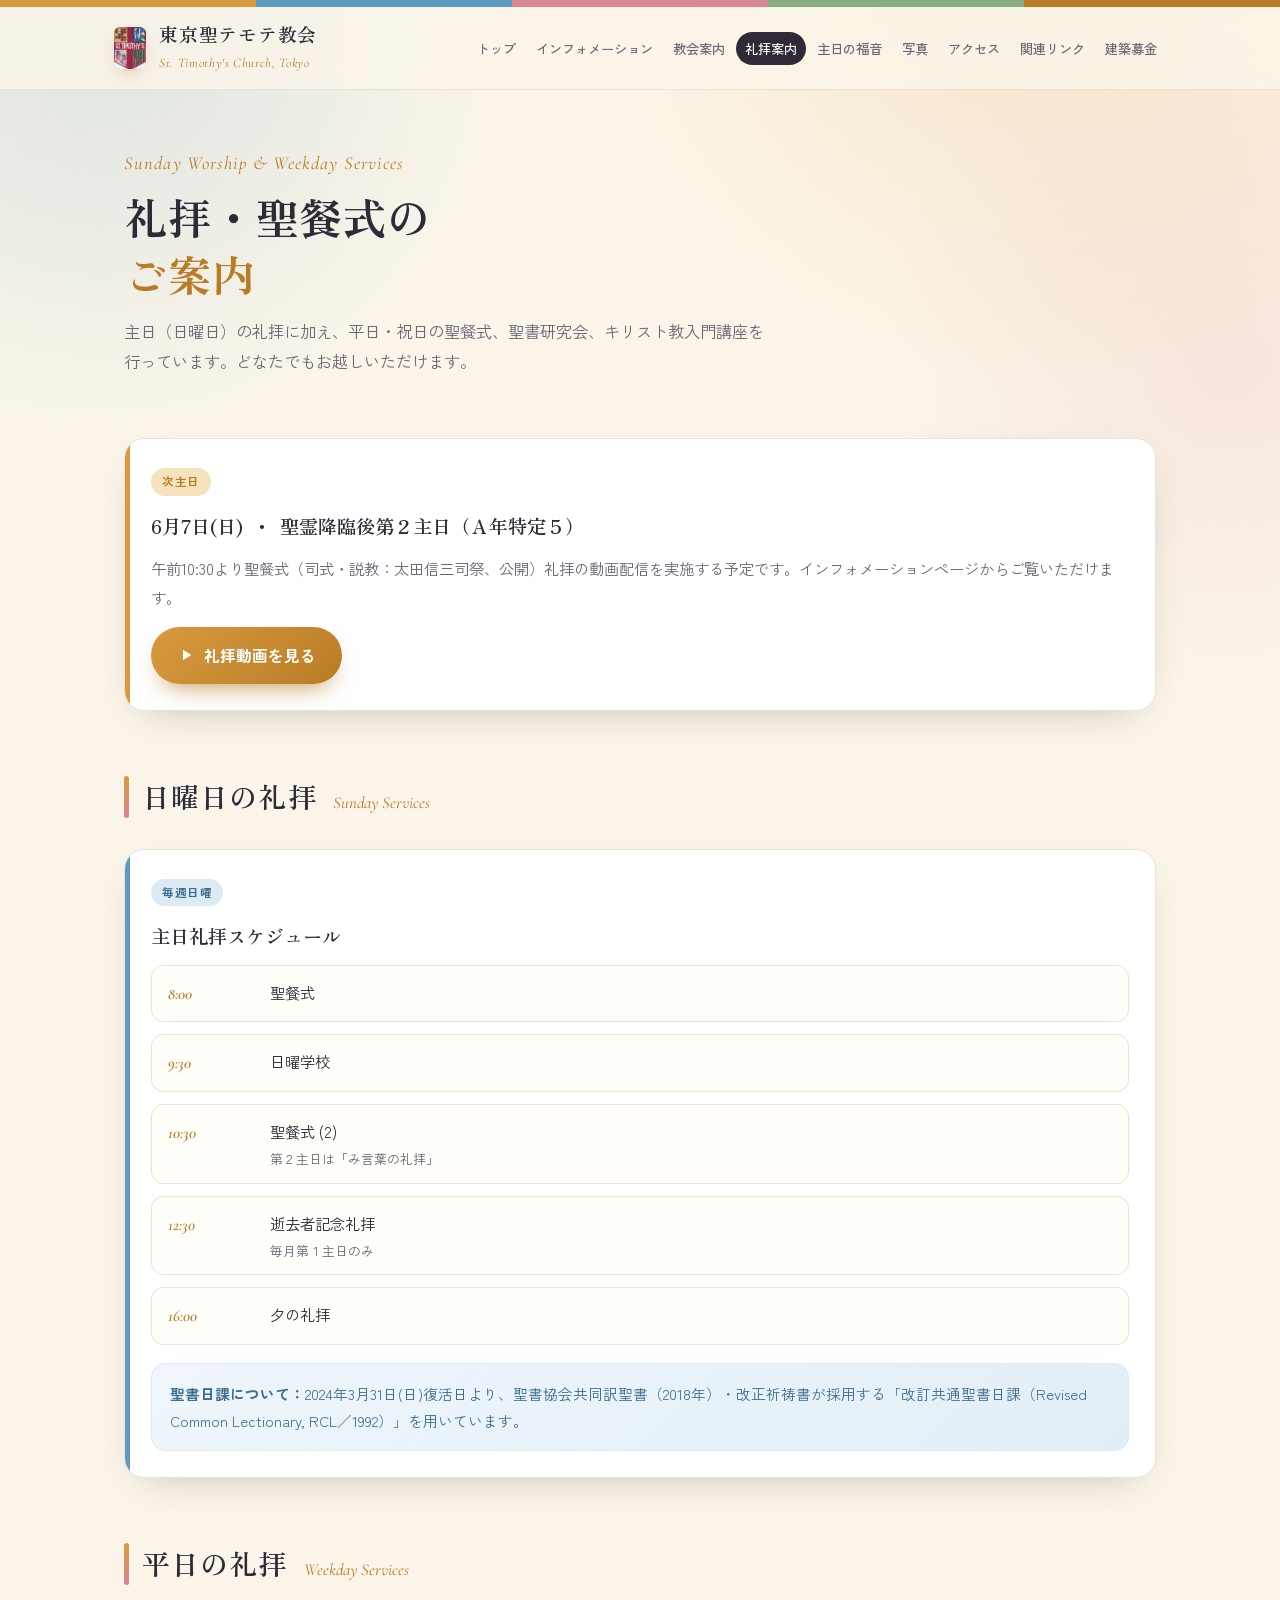
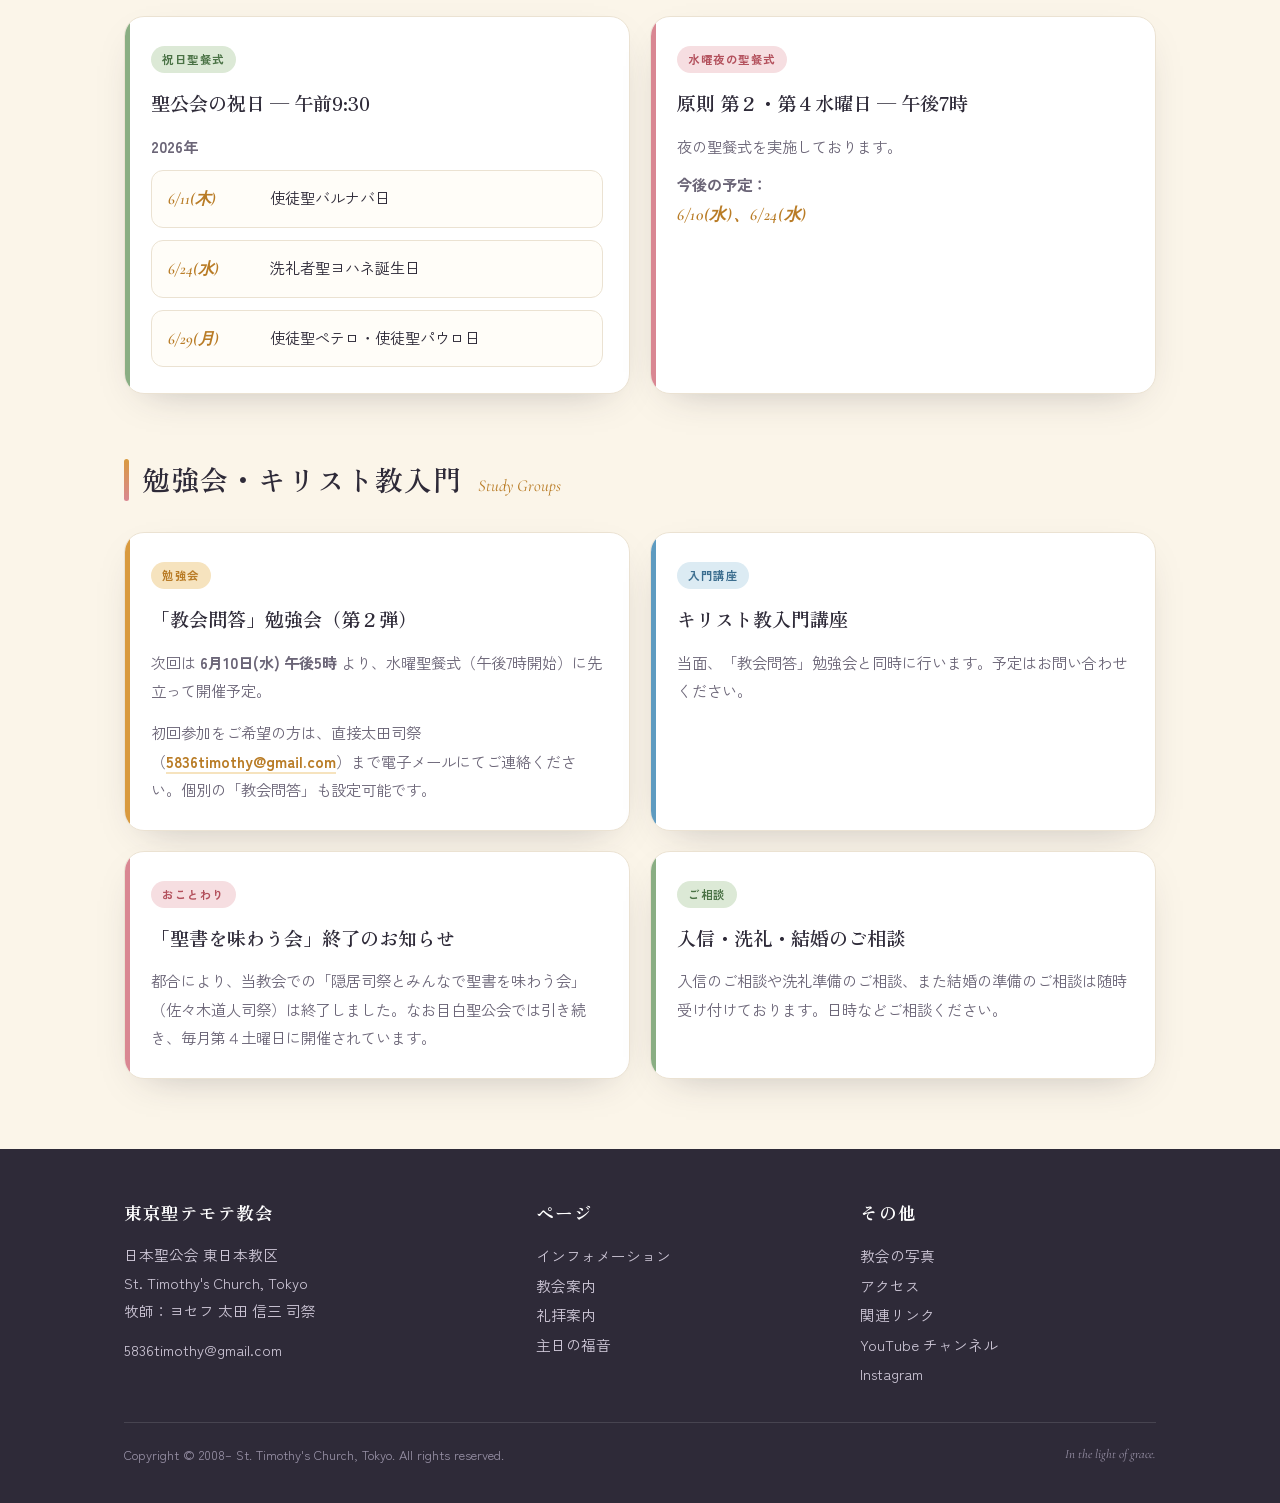
<file: service.html>
<!DOCTYPE html>
<html lang="ja">
<head>
<meta charset="UTF-8">
<meta name="viewport" content="width=device-width, initial-scale=1">
<title>東京聖テモテ教会 ── 礼拝案内</title>
<link rel="preconnect" href="https://fonts.googleapis.com">
<link rel="preconnect" href="https://fonts.gstatic.com" crossorigin>
<link href="https://fonts.googleapis.com/css2?family=Cormorant+Garamond:ital,wght@0,400;0,500;0,600;1,400&family=Zen+Kaku+Gothic+New:wght@400;500;700&family=Zen+Old+Mincho:wght@400;500;600;700&display=swap" rel="stylesheet">
<link rel="stylesheet" href="style.css">
</head>
<body>

<div id="site-header"></div>

<!-- HERO -->
<div class="pagehero">
  <div class="wrap">
    <p class="eyebrow rise d1">Sunday Worship &amp; Weekday Services</p>
    <h1 class="rise d2">礼拝・聖餐式の<br><span class="hl">ご案内</span></h1>
    <p class="lead rise d3">主日（日曜日）の礼拝に加え、平日・祝日の聖餐式、聖書研究会、キリスト教入門講座を行っています。どなたでもお越しいただけます。</p>
  </div>
</div>

<!-- 次主日 -->
<section>
  <div class="wrap">
    <div class="card gold rise">
      <span class="tag gold">次主日</span>
      <h3><span data-w="next-date"></span>・<span data-w="next-name"></span></h3>
      <p>午前10:30より聖餐式（司式・説教：<span data-w="next-celebrant"></span>、公開）礼拝の動画配信を実施する予定です。インフォメーションページからご覧いただけます。</p>
      <div class="cta" style="margin-top:16px">
        <a class="btn primary" href="info.html#worship"><svg viewBox="0 0 24 24" fill="currentColor"><path d="M8 5v14l11-7z"/></svg>礼拝動画を見る</a>
      </div>
    </div>
  </div>
</section>

<!-- 日曜日の礼拝 -->
<section>
  <div class="wrap">
    <div class="sec-head rise">
      <h2>日曜日の礼拝</h2><span class="en">Sunday Services</span>
    </div>
    <div class="card sky rise">
      <span class="tag info">毎週日曜</span>
      <h3>主日礼拝スケジュール</h3>
      <div class="schedule">
        <div class="row"><span class="t">8:00</span><span class="d">聖餐式</span></div>
        <div class="row"><span class="t">9:30</span><span class="d">日曜学校</span></div>
        <div class="row"><span class="t">10:30</span><span class="d">聖餐式 (2)<small>第２主日は「み言葉の礼拝」</small></span></div>
        <div class="row"><span class="t">12:30</span><span class="d">逝去者記念礼拝<small>毎月第１主日のみ</small></span></div>
        <div class="row"><span class="t">16:00</span><span class="d">夕の礼拝</span></div>
      </div>
      <div class="notice sky" style="margin-top:18px"><b>聖書日課について：</b>2024年3月31日(日)復活日より、聖書協会共同訳聖書（2018年）・改正祈祷書が採用する「改訂共通聖書日課（Revised Common Lectionary, RCL／1992）」を用いています。</div>
    </div>
  </div>
</section>

<!-- 平日 -->
<section>
  <div class="wrap">
    <div class="sec-head rise">
      <h2>平日の礼拝</h2><span class="en">Weekday Services</span>
    </div>
    <div class="grid two">
      <div class="card sage rise">
        <span class="tag sage">祝日聖餐式</span>
        <h3>聖公会の祝日 — 午前9:30</h3>
        <p style="margin-bottom:10px"><b>2026年</b></p>
        <div class="schedule">
          <div class="row"><span class="t">6/11(木)</span><span class="d">使徒聖バルナバ日</span></div>
          <div class="row"><span class="t">6/24(水)</span><span class="d">洗礼者聖ヨハネ誕生日</span></div>
          <div class="row"><span class="t">6/29(月)</span><span class="d">使徒聖ペテロ・使徒聖パウロ日</span></div>
        </div>
      </div>

      <div class="card rose rise">
        <span class="tag live">水曜夜の聖餐式</span>
        <h3>原則 第２・第４水曜日 — 午後7時</h3>
        <p>夜の聖餐式を実施しております。</p>
        <p style="margin-top:10px"><b>今後の予定：</b><br><span data-w="wedmass" style="font-family:'Cormorant Garamond',serif;font-style:italic;font-weight:600;color:var(--gold-deep);font-size:1.05rem;letter-spacing:.04em"></span></p>
      </div>
    </div>
  </div>
</section>

<!-- 勉強会・入門 -->
<section>
  <div class="wrap">
    <div class="sec-head rise">
      <h2>勉強会・キリスト教入門</h2><span class="en">Study Groups</span>
    </div>

    <div class="grid two">
      <div class="card gold rise">
        <span class="tag gold">勉強会</span>
        <h3>「教会問答」勉強会（第２弾）</h3>
        <p>次回は <b><span data-w="study-date"></span> <span data-w="study-time"></span></b> より、<span data-w="study-note"></span>。</p>
        <p>初回参加をご希望の方は、直接太田司祭（<a class="ilink" href="mailto:5836timothy@gmail.com">5836timothy@gmail.com</a>）まで電子メールにてご連絡ください。個別の「教会問答」も設定可能です。</p>
      </div>

      <div class="card sky rise">
        <span class="tag info">入門講座</span>
        <h3>キリスト教入門講座</h3>
        <p>当面、「教会問答」勉強会と同時に行います。予定はお問い合わせください。</p>
      </div>

      <div class="card rose rise">
        <span class="tag live">おことわり</span>
        <h3>「聖書を味わう会」終了のお知らせ</h3>
        <p>都合により、当教会での「隠居司祭とみんなで聖書を味わう会」（佐々木道人司祭）は終了しました。なお目白聖公会では引き続き、毎月第４土曜日に開催されています。</p>
      </div>

      <div class="card sage rise">
        <span class="tag sage">ご相談</span>
        <h3>入信・洗礼・結婚のご相談</h3>
        <p>入信のご相談や洗礼準備のご相談、また結婚の準備のご相談は随時受け付けております。日時などご相談ください。</p>
      </div>
    </div>
  </div>
</section>

<!-- footer -->
<div id="site-footer"></div>

<script src="partials.js"></script>
<script src="weekly.js"></script>
<script src="weekly-render.js"></script>
</body>
</html>
</file>
<file: style.css>
/* ===== 東京聖テモテ教会 共通スタイル ===== */

:root{
  --cream:#FBF5E9;
  --cream-2:#FFFDF8;
  --paper:#FFFFFF;
  --ink:#2E2A38;
  --ink-soft:#6B6577;
  --line:#EBE2D2;
  --gold:#D99A3E;
  --gold-deep:#B97C26;
  --gold-soft:#F6E3BE;
  --sky:#5E9BC0;
  --sky-deep:#3C6E8F;
  --sky-soft:#DCEBF3;
  --rose:#D98792;
  --rose-soft:#F6DEE1;
  --sage:#8AAE83;
  --sage-soft:#DCE9D6;
  --radius:20px;
  --shadow:0 14px 40px -22px rgba(46,42,56,.35);
  --shadow-sm:0 6px 22px -16px rgba(46,42,56,.4);
  --maxw:1080px;
}
*{box-sizing:border-box;margin:0;padding:0}
html{scroll-behavior:smooth}
body{
  font-family:"Zen Kaku Gothic New",-apple-system,sans-serif;
  color:var(--ink);
  line-height:1.85;
  font-size:16px;
  background:var(--cream);
  background-image:
    radial-gradient(60vw 60vw at 82% -8%, rgba(217,154,62,.20), transparent 60%),
    radial-gradient(55vw 55vw at 8% 4%, rgba(94,155,192,.18), transparent 58%),
    radial-gradient(50vw 50vw at 96% 40%, rgba(217,135,146,.13), transparent 55%);
  background-attachment:fixed;
  -webkit-font-smoothing:antialiased;
  overflow-x:hidden;
}
a{color:inherit}
img{max-width:100%;display:block}
.wrap{max-width:var(--maxw);margin:0 auto;padding:0 24px}

/* ===== stained-glass color band ===== */
.band{display:flex;height:7px}
.band span{flex:1}
.band span:nth-child(1){background:var(--gold)}
.band span:nth-child(2){background:var(--sky)}
.band span:nth-child(3){background:var(--rose)}
.band span:nth-child(4){background:var(--sage)}
.band span:nth-child(5){background:var(--gold-deep)}

/* ===== header ===== */
header{
  position:sticky;top:0;z-index:50;
  background:rgba(251,245,233,.82);
  backdrop-filter:blur(14px);
  border-bottom:1px solid var(--line);
}
.barflex{display:flex;align-items:center;justify-content:space-between;gap:16px;padding:14px 14px}
.brand{display:flex;align-items:center;gap:13px;text-decoration:none}
.crest{
  width:32px;height:42px;border-radius:6px;flex:none;overflow:hidden;
  display:grid;place-items:center;
  box-shadow:0 6px 16px -8px rgba(185,124,38,.8);
}
.crest svg{width:22px;height:22px}
.crest img{width:100%;height:100%;object-fit:cover;display:block}
.brand b{font-family:"Zen Old Mincho",serif;font-weight:600;font-size:1.18rem;letter-spacing:.04em;line-height:1.2;white-space:nowrap}
.brand small{display:block;font-family:"Cormorant Garamond",serif;font-style:italic;color:var(--gold-deep);font-size:.82rem;letter-spacing:.05em;white-space:nowrap}

nav ul{list-style:none;display:flex;gap:2px;align-items:center}
nav a{
  text-decoration:none;font-size:.82rem;font-weight:500;
  padding:7px 9px;border-radius:999px;color:var(--ink-soft);
  transition:.2s;white-space:nowrap;
}
nav a:hover{background:var(--cream-2);color:var(--ink)}
nav a.active{background:var(--ink);color:var(--cream)}
.menu-btn,#menu-toggle{display:none}

/* ===== page hero (short, for subpages) ===== */
.pagehero{padding:56px 0 32px;position:relative}
.pagehero .eyebrow{
  font-family:"Cormorant Garamond",serif;font-style:italic;
  color:var(--gold-deep);font-size:1.15rem;letter-spacing:.06em;
  margin-bottom:8px;
}
.pagehero h1{
  font-family:"Zen Old Mincho",serif;font-weight:700;
  font-size:clamp(1.8rem,4.6vw,2.7rem);line-height:1.32;letter-spacing:.02em;
  margin-bottom:14px;
}
.pagehero h1 .hl{color:var(--gold-deep)}
.pagehero p.lead{font-size:1.02rem;color:var(--ink-soft);max-width:40em}

/* ===== hero (top page) ===== */
.hero{padding:78px 0 56px;position:relative}
.hero .eyebrow{
  font-family:"Cormorant Garamond",serif;font-style:italic;
  color:var(--gold-deep);font-size:1.3rem;letter-spacing:.06em;
  margin-bottom:10px;
}
.hero h1{
  font-family:"Zen Old Mincho",serif;font-weight:700;
  font-size:clamp(2.1rem,6vw,3.5rem);line-height:1.32;letter-spacing:.02em;
  margin-bottom:18px;
}
.hero h1 .hl{color:var(--gold-deep)}
.hero p.lead{font-size:1.06rem;color:var(--ink-soft);max-width:34em;margin-bottom:30px}

.chips{display:flex;flex-wrap:wrap;gap:12px;margin-bottom:32px}
.chip{
  background:var(--paper);border:1px solid var(--line);border-radius:14px;
  padding:12px 18px;display:flex;align-items:center;gap:11px;
  box-shadow:var(--shadow-sm);
}
.chip .ic{width:34px;height:34px;border-radius:9px;display:grid;place-items:center;flex:none;color:#fff}
.chip:nth-child(1) .ic{background:var(--sky)}
.chip:nth-child(2) .ic{background:var(--gold)}
.chip:nth-child(3) .ic{background:var(--rose)}
.chip .ic svg{width:18px;height:18px}
.chip b{display:block;font-size:.95rem;font-weight:700}
.chip span{font-size:.8rem;color:var(--ink-soft)}

.cta{display:flex;flex-wrap:wrap;gap:14px}
.btn{
  text-decoration:none;font-weight:700;font-size:.98rem;
  padding:14px 26px;border-radius:999px;display:inline-flex;align-items:center;gap:9px;
  transition:.22s;
}
.btn svg{width:18px;height:18px}
.btn.primary{background:linear-gradient(135deg,var(--gold),var(--gold-deep));color:#fff;box-shadow:0 12px 26px -12px rgba(185,124,38,.9)}
.btn.primary:hover{transform:translateY(-2px);box-shadow:0 18px 30px -12px rgba(185,124,38,.9)}
.btn.ghost{background:var(--paper);border:1px solid var(--line);color:var(--ink)}
.btn.ghost:hover{transform:translateY(-2px);border-color:var(--gold)}

/* ===== sections ===== */
section{padding:30px 0}
.sec-head{display:flex;align-items:baseline;gap:16px;margin-bottom:26px;flex-wrap:wrap}
.sec-head h2{
  font-family:"Zen Old Mincho",serif;font-weight:600;font-size:1.75rem;letter-spacing:.04em;
  position:relative;padding-left:18px;
}
.sec-head h2::before{
  content:"";position:absolute;left:0;top:.18em;bottom:.18em;width:5px;border-radius:3px;
  background:linear-gradient(var(--gold),var(--rose));
}
.sec-head .en{font-family:"Cormorant Garamond",serif;font-style:italic;color:var(--gold-deep);font-size:1.05rem}

.grid{display:grid;gap:20px}
@media(min-width:760px){.grid.two{grid-template-columns:1fr 1fr}}
@media(min-width:880px){.grid.three{grid-template-columns:1fr 1fr 1fr}}

.card{
  background:var(--paper);border:1px solid var(--line);border-radius:var(--radius);
  padding:26px;box-shadow:var(--shadow);position:relative;overflow:hidden;
}
.card::before{content:"";position:absolute;inset:0 auto 0 0;width:5px}
.card.gold::before{background:var(--gold)}
.card.sky::before{background:var(--sky)}
.card.rose::before{background:var(--rose)}
.card.sage::before{background:var(--sage)}
.card h3{font-family:"Zen Old Mincho",serif;font-size:1.2rem;font-weight:600;margin-bottom:10px;display:flex;align-items:center;gap:9px;flex-wrap:wrap}
.card h4{font-family:"Zen Old Mincho",serif;font-size:1.05rem;font-weight:600;margin:18px 0 8px}
.tag{
  display:inline-block;font-size:.72rem;font-weight:700;letter-spacing:.05em;
  padding:3px 11px;border-radius:999px;margin-bottom:13px;
}
.tag.live{background:var(--rose-soft);color:#B3505C}
.tag.info{background:var(--sky-soft);color:var(--sky-deep)}
.tag.gold{background:var(--gold-soft);color:var(--gold-deep)}
.tag.sage{background:var(--sage-soft);color:#4a7245}
.card p{color:var(--ink-soft);font-size:.96rem}
.card p + p{margin-top:.9em}
.card .ilink{color:var(--gold-deep);font-weight:700;text-decoration:none;border-bottom:2px solid var(--gold-soft);transition:.2s}
.card .ilink:hover{border-color:var(--gold)}
.card ul{margin:8px 0 4px 1.2em;color:var(--ink-soft);font-size:.96rem}
.card ul li{margin-bottom:4px}
.card dl{display:grid;grid-template-columns:max-content 1fr;gap:6px 18px;font-size:.96rem;color:var(--ink-soft);margin-top:6px}
.card dl dt{font-weight:700;color:var(--ink)}

.notice{
  background:linear-gradient(135deg,#FFF7E6,#FDEFE0);
  border:1px solid var(--gold-soft);border-radius:14px;padding:16px 18px;font-size:.92rem;
  color:#7a5a20;margin-top:14px;
}
.notice.sky{
  background:linear-gradient(135deg,#EEF6FB,#E2EEF6);
  border-color:var(--sky-soft);color:var(--sky-deep);
}

/* ===== worship video ===== */
.feature{
  background:linear-gradient(160deg,#fff,#FFF8EC);
  border:1px solid var(--gold-soft);border-radius:var(--radius);
  padding:26px;box-shadow:var(--shadow);
}
.ratio{position:relative;width:100%;aspect-ratio:16/9;border-radius:14px;overflow:hidden;background:#1c1c22;box-shadow:var(--shadow-sm)}
.ratio iframe{position:absolute;inset:0;width:100%;height:100%;border:0}
.readings{margin-top:18px;display:grid;gap:10px}
.readings .row{display:flex;gap:10px;font-size:.9rem;flex-wrap:wrap;align-items:baseline}
.readings .k{font-weight:700;color:var(--sky-deep);min-width:5.5em;flex:none}
.readings .v{color:var(--ink-soft)}
.vidgrid{display:grid;gap:18px;margin-top:20px}
@media(min-width:680px){.vidgrid{grid-template-columns:1fr 1fr}}
.vidcard{background:var(--paper);border:1px solid var(--line);border-radius:16px;overflow:hidden;box-shadow:var(--shadow-sm)}
.vidcard .meta{padding:14px 16px}
.vidcard h4{font-family:"Zen Old Mincho",serif;font-size:1.02rem;font-weight:600;margin-bottom:6px}
.vidcard .small{font-size:.82rem;color:var(--ink-soft);line-height:1.7}

/* ===== prayer ===== */
.prayer{
  background:
    radial-gradient(40vw 40vw at 90% 10%,rgba(94,155,192,.16),transparent 60%),
    linear-gradient(165deg,#FBFCFE,#F4F8FB);
  border:1px solid var(--sky-soft);border-radius:var(--radius);
  padding:clamp(28px,5vw,52px);box-shadow:var(--shadow);position:relative;overflow:hidden;
}
.prayer .dove{position:absolute;top:-20px;right:-10px;width:160px;height:160px;opacity:.12;color:var(--sky)}
.prayer h3{font-family:"Zen Old Mincho",serif;font-size:1.4rem;font-weight:600;margin-bottom:6px}
.prayer .en-title{font-family:"Cormorant Garamond",serif;font-style:italic;font-size:1.15rem;color:var(--sky-deep);margin-bottom:22px}
.prayer p{margin-bottom:1.1em;font-size:.99rem;color:#41506b;line-height:2.05}
.prayer .en{font-family:"Cormorant Garamond",serif;font-size:1.06rem;font-style:italic;color:#5a6f8c;line-height:1.95}
.prayer hr{border:0;height:1px;background:var(--sky-soft);margin:26px 0}

/* ===== connect / line ===== */
.connect{display:grid;gap:22px;align-items:center}
@media(min-width:680px){.connect{grid-template-columns:auto 1fr}}
.qr{background:var(--paper);border:1px solid var(--line);border-radius:18px;padding:16px;box-shadow:var(--shadow-sm);width:172px;margin:0 auto}
.qr img{border-radius:10px}
.qr .cap{text-align:center;font-size:.78rem;color:var(--ink-soft);margin-top:8px}

/* ===== prose (long-form reading) ===== */
.prose{
  background:var(--paper);border:1px solid var(--line);border-radius:var(--radius);
  padding:clamp(26px,4vw,40px);box-shadow:var(--shadow);
}
.prose h3{
  font-family:"Zen Old Mincho",serif;font-size:1.35rem;font-weight:600;
  margin:0 0 16px;padding-left:14px;border-left:4px solid var(--gold);
}
.prose h3.sky{border-left-color:var(--sky)}
.prose h3.rose{border-left-color:var(--rose)}
.prose h3 + p{margin-top:.2em}
.prose p{margin-bottom:1.15em;line-height:2;color:#3c3848}
.prose p:last-child{margin-bottom:0}
.prose + .prose{margin-top:22px}
.prose .meta{font-family:"Cormorant Garamond",serif;font-style:italic;color:var(--gold-deep);font-size:.95rem;margin-bottom:4px}
.prose .ref{display:inline-block;font-size:.78rem;font-weight:700;letter-spacing:.05em;color:var(--sky-deep);background:var(--sky-soft);padding:3px 10px;border-radius:999px;margin-left:6px;vertical-align:middle}

/* ===== schedule list ===== */
.schedule{display:grid;gap:12px;margin-top:8px}
.schedule .row{
  display:grid;grid-template-columns:max-content 1fr;gap:14px;
  padding:12px 16px;background:var(--cream-2);border:1px solid var(--line);
  border-radius:12px;align-items:baseline;
}
.schedule .row .t{font-family:"Cormorant Garamond",serif;font-style:italic;font-weight:600;color:var(--gold-deep);font-size:1rem;min-width:5.5em}
.schedule .row .d{font-size:.95rem;color:var(--ink)}
.schedule .row .d small{display:block;color:var(--ink-soft);font-size:.8rem;margin-top:2px}

/* ===== photo grid ===== */
.photogrid{display:grid;gap:18px}
@media(min-width:560px){.photogrid{grid-template-columns:1fr 1fr}}
@media(min-width:900px){.photogrid{grid-template-columns:1fr 1fr 1fr}}
.photo{
  background:var(--paper);border:1px solid var(--line);border-radius:16px;overflow:hidden;
  box-shadow:var(--shadow-sm);transition:.25s;
}
.photo:hover{transform:translateY(-3px);box-shadow:var(--shadow)}
.photo a{display:block}
.photo img{width:100%;height:240px;object-fit:cover;background:#eee}
.photo .cap{padding:12px 16px;font-size:.88rem;color:var(--ink-soft);line-height:1.6}

/* ===== sermon archive list ===== */
.archive{display:grid;gap:8px;margin-top:14px}
.archive-year{
  font-family:"Cormorant Garamond",serif;font-style:italic;
  font-size:1.05rem;color:var(--gold-deep);font-weight:600;
  margin:18px 0 8px;letter-spacing:.05em;
}
.archive-grid{display:grid;grid-template-columns:repeat(auto-fill,minmax(170px,1fr));gap:8px}
.archive-grid a{
  display:flex;align-items:center;gap:8px;
  padding:10px 14px;background:var(--cream-2);border:1px solid var(--line);
  border-radius:10px;text-decoration:none;font-size:.9rem;
  color:var(--ink);transition:.2s;
}
.archive-grid a::before{content:"→";color:var(--gold-deep);font-weight:700}
.archive-grid a:hover{background:var(--paper);border-color:var(--gold);transform:translateX(2px)}

/* ===== link list ===== */
.linklist{display:grid;gap:14px;margin-top:8px}
.linkitem{
  background:var(--paper);border:1px solid var(--line);border-radius:14px;
  padding:18px 22px;box-shadow:var(--shadow-sm);transition:.2s;
}
.linkitem:hover{transform:translateY(-2px);border-color:var(--gold-soft)}
.linkitem h4{font-family:"Zen Old Mincho",serif;font-size:1.05rem;font-weight:600;margin-bottom:4px}
.linkitem p{font-size:.88rem;color:var(--ink-soft);margin-bottom:8px}
.linkitem a.url{
  font-family:"Cormorant Garamond",serif;font-size:.98rem;color:var(--sky-deep);
  text-decoration:none;border-bottom:1px solid var(--sky-soft);
}
.linkitem a.url:hover{border-color:var(--sky)}

/* ===== access ===== */
.access-info{display:grid;gap:18px}
@media(min-width:760px){.access-info{grid-template-columns:1fr 1fr}}
.access-card{
  background:var(--paper);border:1px solid var(--line);border-radius:var(--radius);
  padding:24px;box-shadow:var(--shadow-sm);
}
.access-card h3{font-family:"Zen Old Mincho",serif;font-size:1.1rem;font-weight:600;margin-bottom:12px;color:var(--sky-deep)}
.access-card .addr{font-size:1.05rem;line-height:1.9}
.access-card ul{list-style:none;margin-top:4px}
.access-card ul li{padding:8px 0;border-bottom:1px dashed var(--line);font-size:.95rem}
.access-card ul li:last-child{border-bottom:0}
.access-card ul li b{color:var(--gold-deep);margin-right:8px}
.mapwrap{
  background:var(--paper);border:1px solid var(--line);border-radius:var(--radius);
  padding:14px;box-shadow:var(--shadow);margin-top:24px;
}
.mapwrap img{border-radius:12px;width:100%;height:auto}
.mapwrap .cap{text-align:center;font-size:.82rem;color:var(--ink-soft);margin-top:10px}

/* ===== footer ===== */
footer{margin-top:40px;background:var(--ink);color:#d9d4e0}
footer .wrap{padding:48px 24px 36px}
.fgrid{display:grid;gap:28px}
@media(min-width:680px){.fgrid{grid-template-columns:1.3fr 1fr 1fr}}
footer h4{font-family:"Zen Old Mincho",serif;color:#fff;font-size:1.1rem;margin-bottom:12px;letter-spacing:.04em}
footer a{color:#cfc8d8;text-decoration:none;font-size:.92rem;line-height:2}
footer a:hover{color:var(--gold-soft)}
footer .links{display:flex;flex-direction:column}
.copyright{border-top:1px solid rgba(255,255,255,.12);margin-top:34px;padding-top:20px;font-size:.8rem;color:#9a93a8;display:flex;justify-content:space-between;flex-wrap:wrap;gap:10px}
.copyright .ll{font-family:"Cormorant Garamond",serif;font-style:italic}

/* ===== entrance animation ===== */
.rise{opacity:0;transform:translateY(22px);animation:rise .8s cubic-bezier(.2,.7,.2,1) forwards}
@keyframes rise{to{opacity:1;transform:none}}
.d1{animation-delay:.05s}.d2{animation-delay:.15s}.d3{animation-delay:.25s}.d4{animation-delay:.35s}.d5{animation-delay:.45s}

/* ===== responsive nav ===== */
@media(max-width:1000px){
  .menu-btn{display:grid;place-items:center;width:44px;height:44px;border:1px solid var(--line);
    border-radius:12px;background:var(--paper);cursor:pointer}
  .menu-btn span{display:block;width:20px;height:2px;background:var(--ink);position:relative}
  .menu-btn span::before,.menu-btn span::after{content:"";position:absolute;left:0;width:20px;height:2px;background:var(--ink)}
  .menu-btn span::before{top:-6px}.menu-btn span::after{top:6px}
  nav{position:absolute;left:0;right:0;top:100%;z-index:49;background:rgba(251,245,233,.97);backdrop-filter:blur(14px);
    border-bottom:1px solid var(--line);max-height:0;overflow:hidden;transition:max-height .3s ease}
  nav ul{flex-direction:column;align-items:stretch;gap:0;padding:10px 24px 18px}
  nav a{padding:10px 16px;font-size:1rem;border-radius:6px;margin:0}
  nav a.active{background:rgba(28,27,34,.08);color:var(--ink);border-radius:6px;border-left:3px solid var(--ink);padding-left:13px}
  #menu-toggle:checked ~ nav{max-height:600px}
}
</file>
